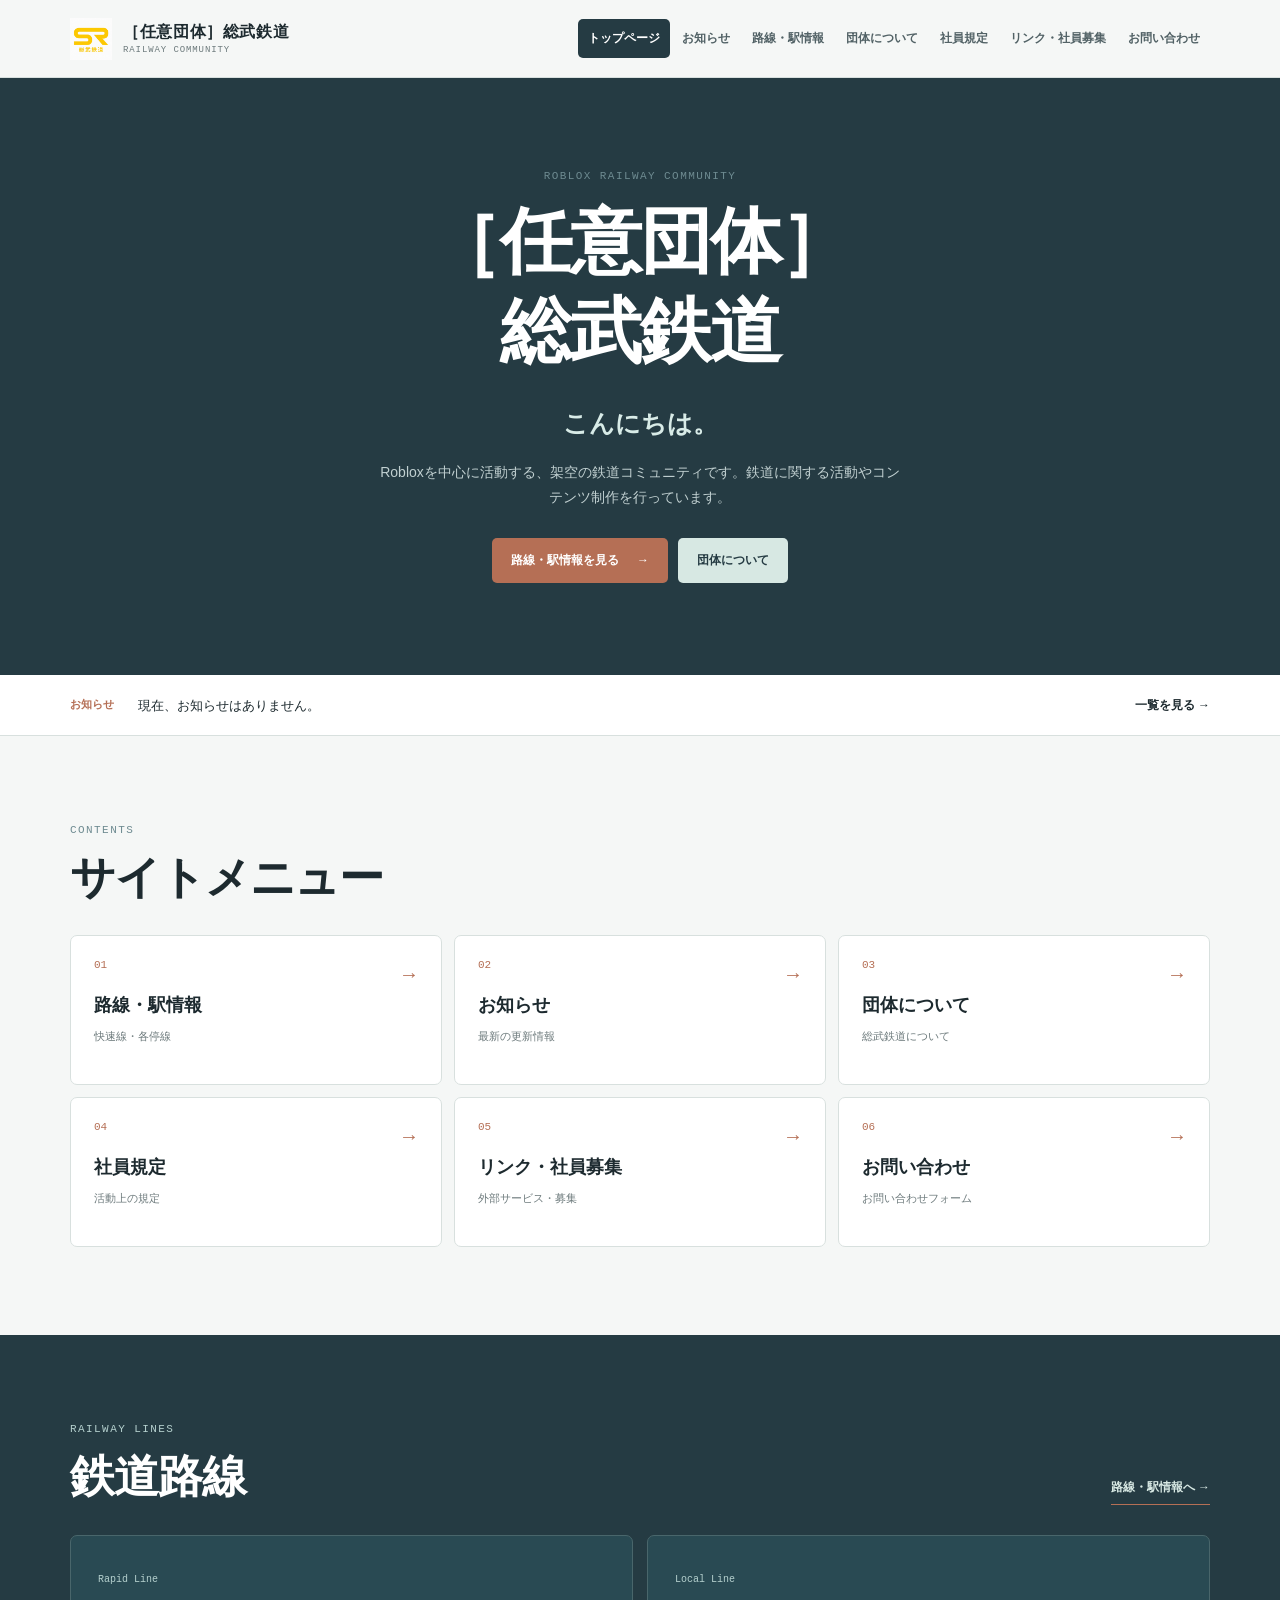
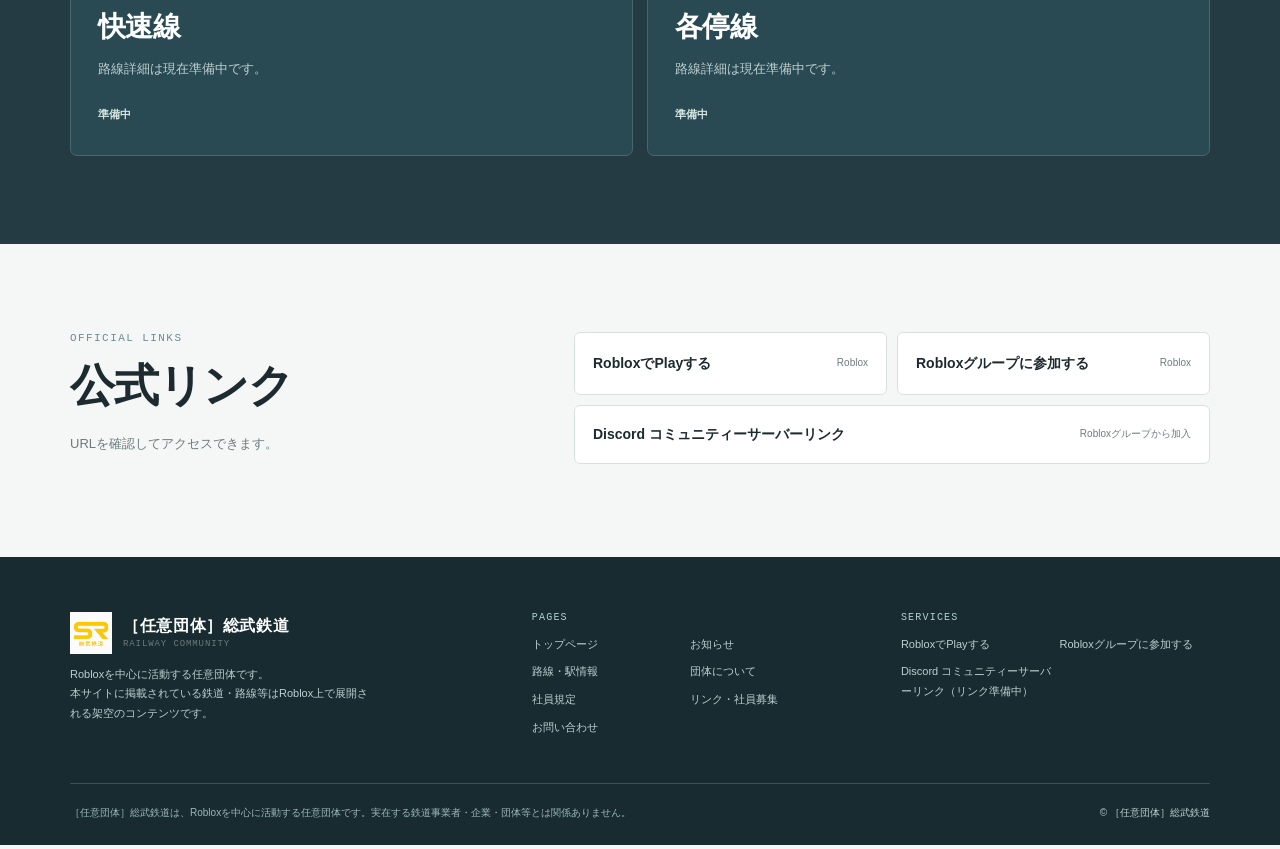
<file: website/index.html>
<!doctype html>
<html lang="ja">
<head>
<meta charset="UTF-8"><meta name="viewport" content="width=device-width, initial-scale=1">
<meta name="description" content="［任意団体］総武鉄道の公式ウェブサイト。Robloxを中心に活動する架空の鉄道コミュニティです。">
<title>［任意団体］総武鉄道 | 公式ウェブサイト</title><link rel="icon" href="assets/logo/favicon.svg" type="image/svg+xml"><link rel="stylesheet" href="css/style.css"><style>.hero__content{text-align:center}.hero__lead{margin-left:auto;margin-right:auto}.actions{justify-content:center}</style>
</head>
<body data-page="home"><div id="site-header"></div>
<main>
<section class="hero"><div class="container hero__content"><p class="eyebrow">ROBLOX RAILWAY COMMUNITY</p><h1>［任意団体］<br>総武鉄道</h1><p class="hero__catch">こんにちは。</p><p class="hero__lead">Robloxを中心に活動する、架空の鉄道コミュニティです。鉄道に関する活動やコンテンツ制作を行っています。</p><div class="actions"><a class="button button--primary" href="routes.html">路線・駅情報を見る <span>→</span></a><a class="button button--light" href="about.html">団体について</a></div></div></section>
<section class="notice"><div class="container notice__inner"><strong>お知らせ</strong><span>現在、お知らせはありません。</span><a href="news.html">一覧を見る →</a></div></section>
<section class="section"><div class="container"><div class="section-heading"><div><p class="eyebrow">CONTENTS</p><h2>サイトメニュー</h2></div></div><div class="menu-grid"><a href="routes.html"><small>01</small><strong>路線・駅情報</strong><span>快速線・各停線</span><b>→</b></a><a href="news.html"><small>02</small><strong>お知らせ</strong><span>最新の更新情報</span><b>→</b></a><a href="about.html"><small>03</small><strong>団体について</strong><span>総武鉄道について</span><b>→</b></a><a href="regulations.html"><small>04</small><strong>社員規定</strong><span>活動上の規定</span><b>→</b></a><a href="recruitment.html"><small>05</small><strong>リンク・社員募集</strong><span>外部サービス・募集</span><b>→</b></a><a href="contact.html"><small>06</small><strong>お問い合わせ</strong><span>お問い合わせフォーム</span><b>→</b></a></div></div></section>
<section class="section section--dark"><div class="container"><div class="section-heading section-heading--dark"><div><p class="eyebrow eyebrow--light">RAILWAY LINES</p><h2>鉄道路線</h2></div><a class="text-link text-link--light" href="routes.html">路線・駅情報へ →</a></div><div class="line-cards"><article><span>Rapid Line</span><h3>快速線</h3><p>路線詳細は現在準備中です。</p><b>準備中</b></article><article><span>Local Line</span><h3>各停線</h3><p>路線詳細は現在準備中です。</p><b>準備中</b></article></div></div></section>
<section class="section"><div class="container service-section"><div><p class="eyebrow">OFFICIAL LINKS</p><h2>公式リンク</h2><p class="muted">URLを確認してアクセスできます。</p></div><div class="service-list service-list--triangle"><div><a href="https://www.roblox.com/ja/home" target="_blank" rel="noopener noreferrer"><strong>RobloxでPlayする</strong></a><span>Roblox</span></div><div><a href="https://www.roblox.com/share/g/477136599" target="_blank" rel="noopener noreferrer"><strong>Robloxグループに参加する</strong></a><span>Roblox</span></div><div class="service-list__discord"><strong>Discord コミュニティーサーバーリンク</strong><span>Robloxグループから加入</span></div></div></div></section>
</main><div id="site-footer"></div><script src="js/main.js"></script></body></html>
</file>
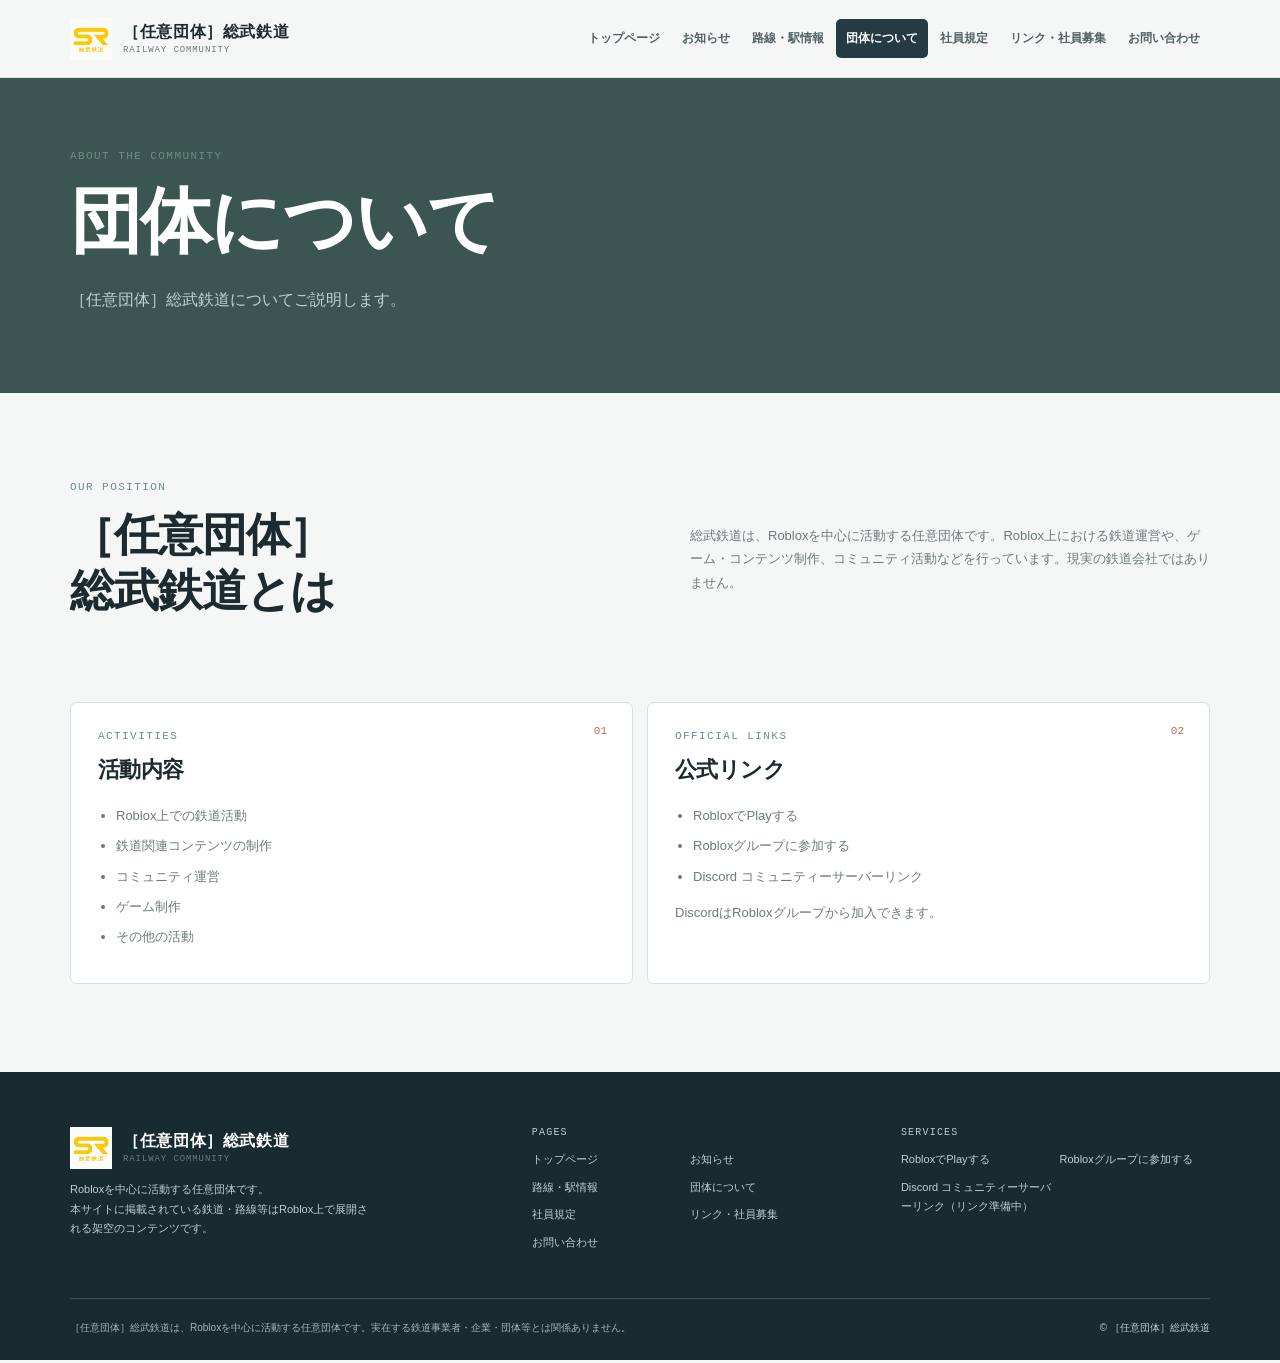
<file: website/about.html>
<!doctype html>
<html lang="ja"><head><meta charset="UTF-8"><meta name="viewport" content="width=device-width, initial-scale=1"><meta name="description" content="［任意団体］総武鉄道について。Robloxを中心に活動する任意団体です。"><title>団体について | ［任意団体］総武鉄道</title><link rel="icon" href="assets/logo/favicon.svg" type="image/svg+xml"><link rel="stylesheet" href="css/style.css"></head>
<body data-page="about"><div id="site-header"></div><main><section class="page-hero page-hero--about"><div class="container"><p class="eyebrow">ABOUT THE COMMUNITY</p><h1>団体について</h1><p>［任意団体］総武鉄道についてご説明します。</p></div></section><section class="section"><div class="container about-intro"><div><p class="eyebrow">OUR POSITION</p><h2>［任意団体］<br>総武鉄道とは</h2></div><p class="lead-copy">総武鉄道は、Robloxを中心に活動する任意団体です。Roblox上における鉄道運営や、ゲーム・コンテンツ制作、コミュニティ活動などを行っています。現実の鉄道会社ではありません。</p></div><div class="container info-grid"><article><span>01</span><p class="eyebrow">ACTIVITIES</p><h3>活動内容</h3><ul><li>Roblox上での鉄道活動</li><li>鉄道関連コンテンツの制作</li><li>コミュニティ運営</li><li>ゲーム制作</li><li>その他の活動</li></ul></article><article><span>02</span><p class="eyebrow">OFFICIAL LINKS</p><h3>公式リンク</h3><ul><li><a href="https://www.roblox.com/ja/home" target="_blank" rel="noopener noreferrer">RobloxでPlayする</a></li><li><a href="https://www.roblox.com/share/g/477136599" target="_blank" rel="noopener noreferrer">Robloxグループに参加する</a></li><li>Discord コミュニティーサーバーリンク</li></ul><p class="muted">DiscordはRobloxグループから加入できます。</p></article></div></section></main><div id="site-footer"></div><script src="js/main.js"></script></body></html>
</file>
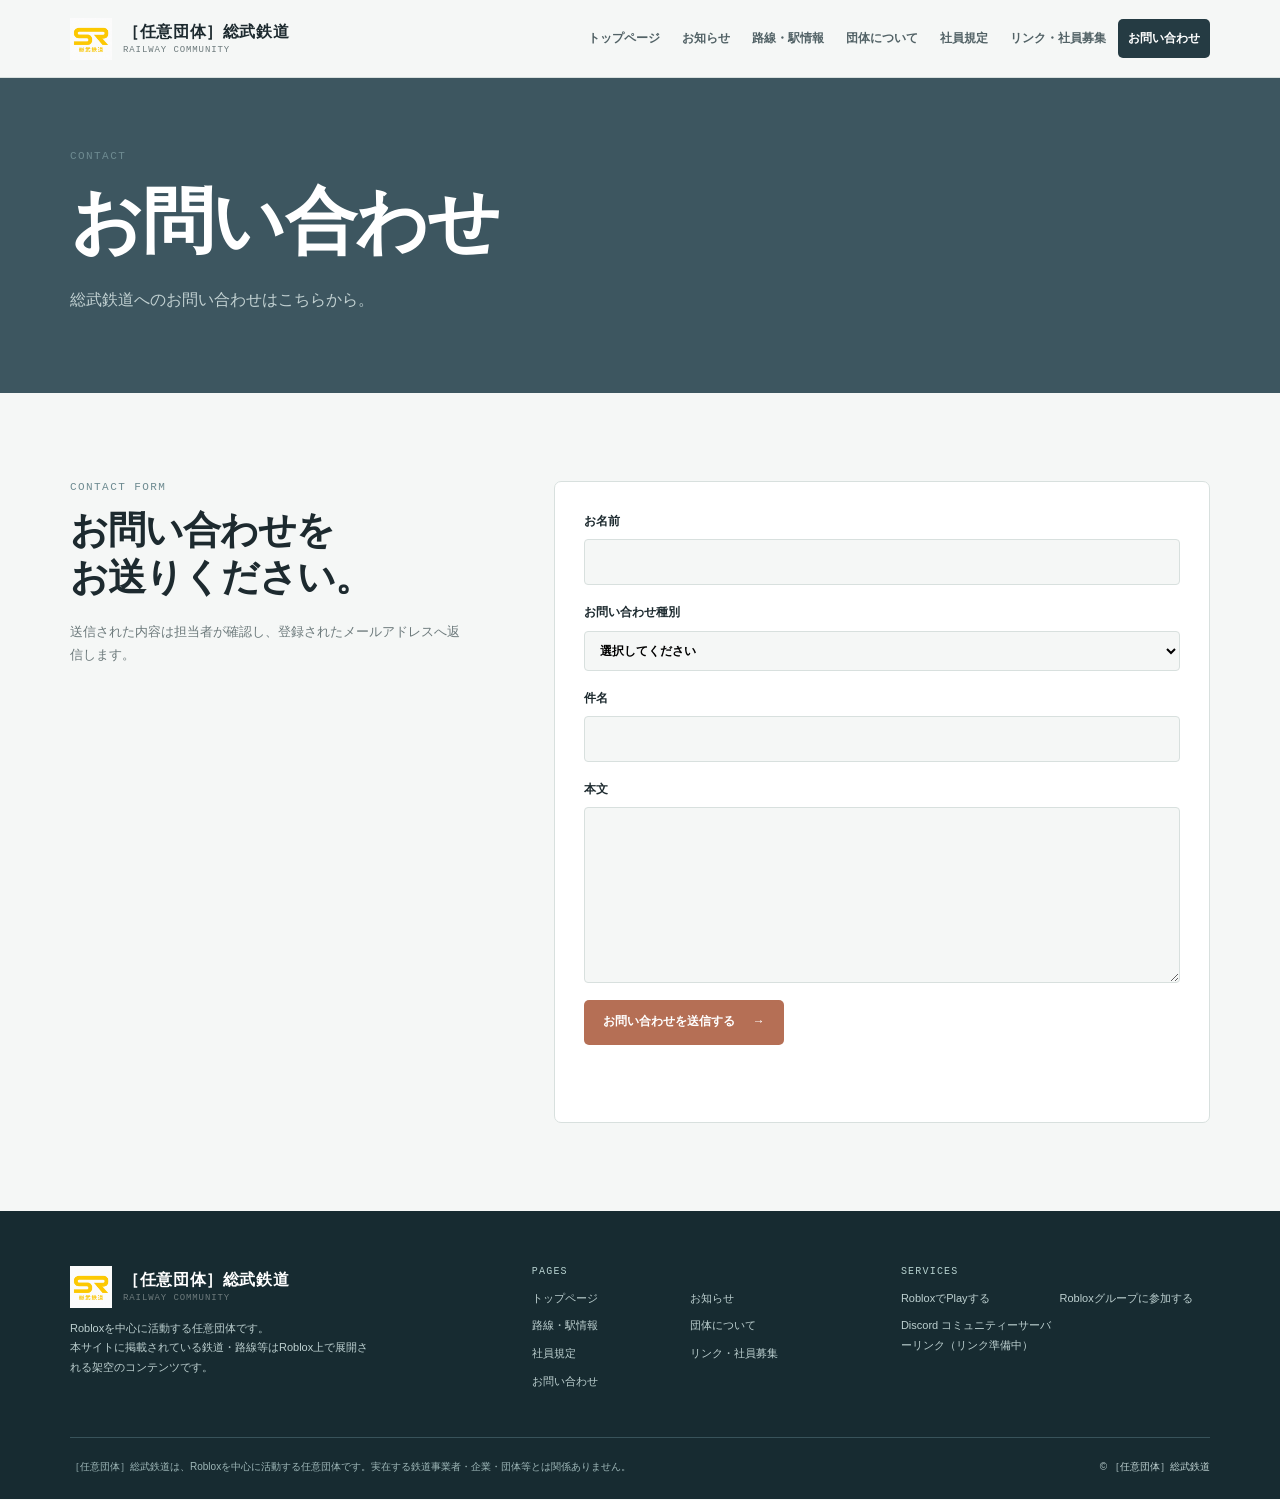
<file: website/contact.html>
<!doctype html>
<html lang="ja"><head><meta charset="UTF-8"><meta name="viewport" content="width=device-width, initial-scale=1"><meta name="description" content="［任意団体］総武鉄道へのお問い合わせフォームです。"><title>お問い合わせ | ［任意団体］総武鉄道</title><link rel="icon" href="assets/logo/favicon.svg" type="image/svg+xml"><link rel="stylesheet" href="css/style.css"></head>
<body data-page="contact"><div id="site-header"></div><main><section class="page-hero page-hero--contact"><div class="container"><p class="eyebrow">CONTACT</p><h1>お問い合わせ</h1><p>総武鉄道へのお問い合わせはこちらから。</p></div></section><section class="section"><div class="container contact-layout"><div><p class="eyebrow">CONTACT FORM</p><h2>お問い合わせを<br>お送りください。</h2><p class="muted">送信された内容は担当者が確認し、登録されたメールアドレスへ返信します。</p></div><form class="contact-form" data-contact-form action="https://formsubmit.co/inbanihonidai777@outlook.com" method="POST"><input type="hidden" name="_subject" value="総武鉄道 お問い合わせ"><input type="hidden" name="_captcha" value="false"><input type="hidden" name="_template" value="table"><input type="hidden" name="_next" value="https://soubu-git.github.io/Soubu/contact.html"><label>お名前<input name="name" type="text" required></label><label>お問い合わせ種別<select name="category" required><option value="">選択してください</option><option>一般問い合わせ</option><option>鉄道について</option><option>不具合報告</option><option>社員規定について</option><option>社員募集について</option><option>その他</option></select></label><label>件名<input name="subject" type="text" required></label><label>本文<textarea name="message" rows="7" required></textarea></label><button class="button button--primary" type="submit">お問い合わせを送信する <span>→</span></button><p class="form-status" data-form-status aria-live="polite"></p></form></div></section></main><div id="site-footer"></div><script src="js/main.js"></script></body></html>
</file>
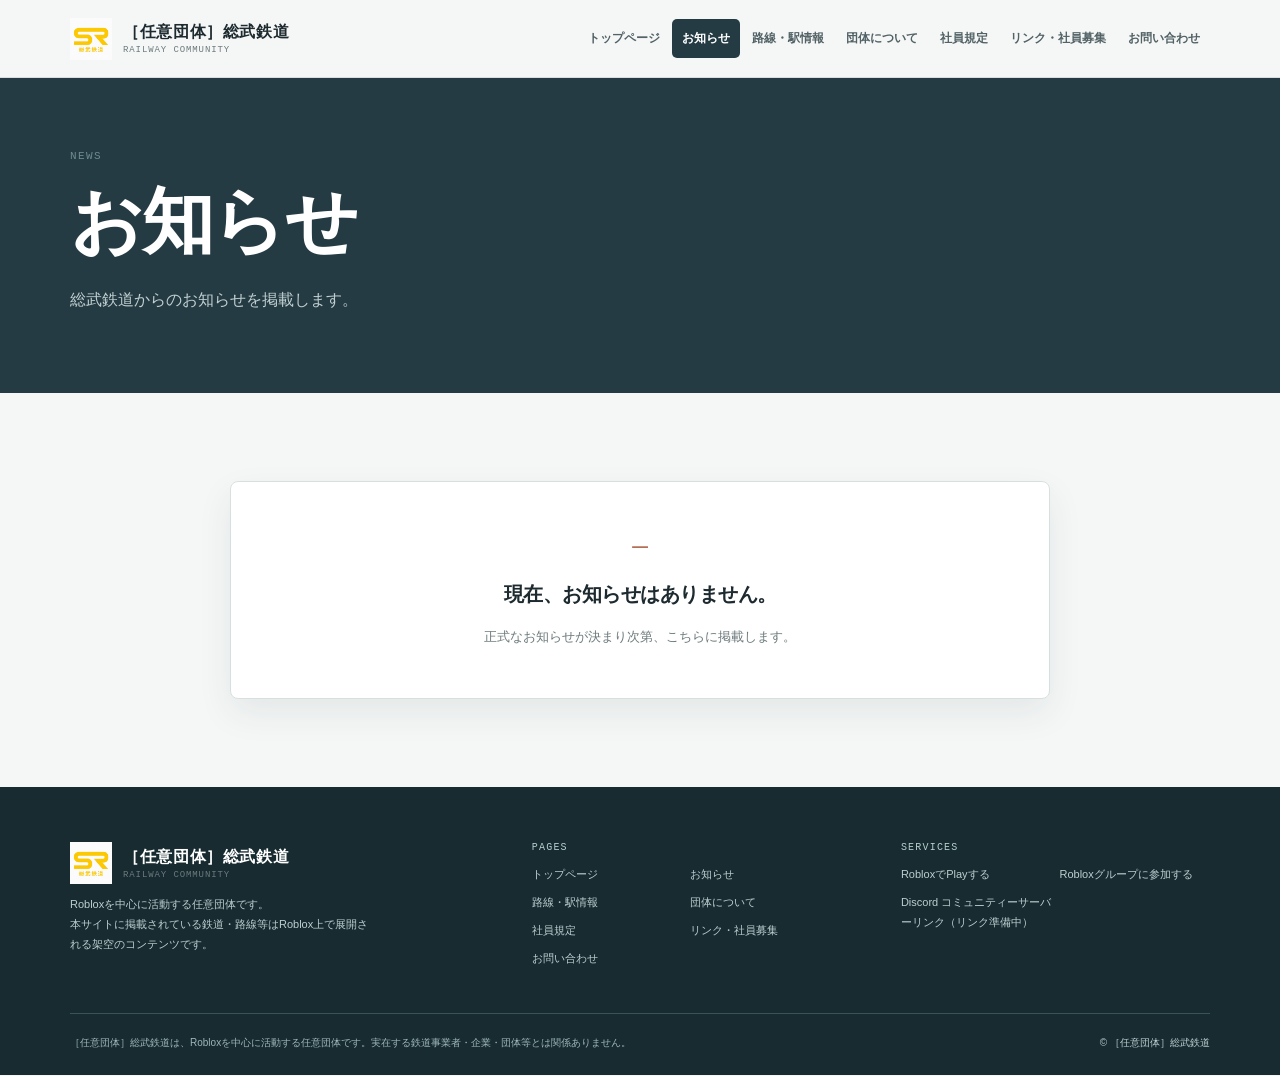
<file: website/news.html>
<!doctype html>
<html lang="ja"><head><meta charset="UTF-8"><meta name="viewport" content="width=device-width, initial-scale=1"><meta name="description" content="［任意団体］総武鉄道のお知らせです。"><title>お知らせ | ［任意団体］総武鉄道</title><link rel="icon" href="assets/logo/favicon.svg" type="image/svg+xml"><link rel="stylesheet" href="css/style.css"></head>
<body data-page="news"><div id="site-header"></div><main><section class="page-hero"><div class="container"><p class="eyebrow">NEWS</p><h1>お知らせ</h1><p>総武鉄道からのお知らせを掲載します。</p></div></section><section class="section"><div class="container narrow"><div class="empty-state"><span class="empty-state__mark">—</span><h2>現在、お知らせはありません。</h2><p>正式なお知らせが決まり次第、こちらに掲載します。</p></div></div></section></main><div id="site-footer"></div><script src="js/main.js"></script></body></html>
</file>
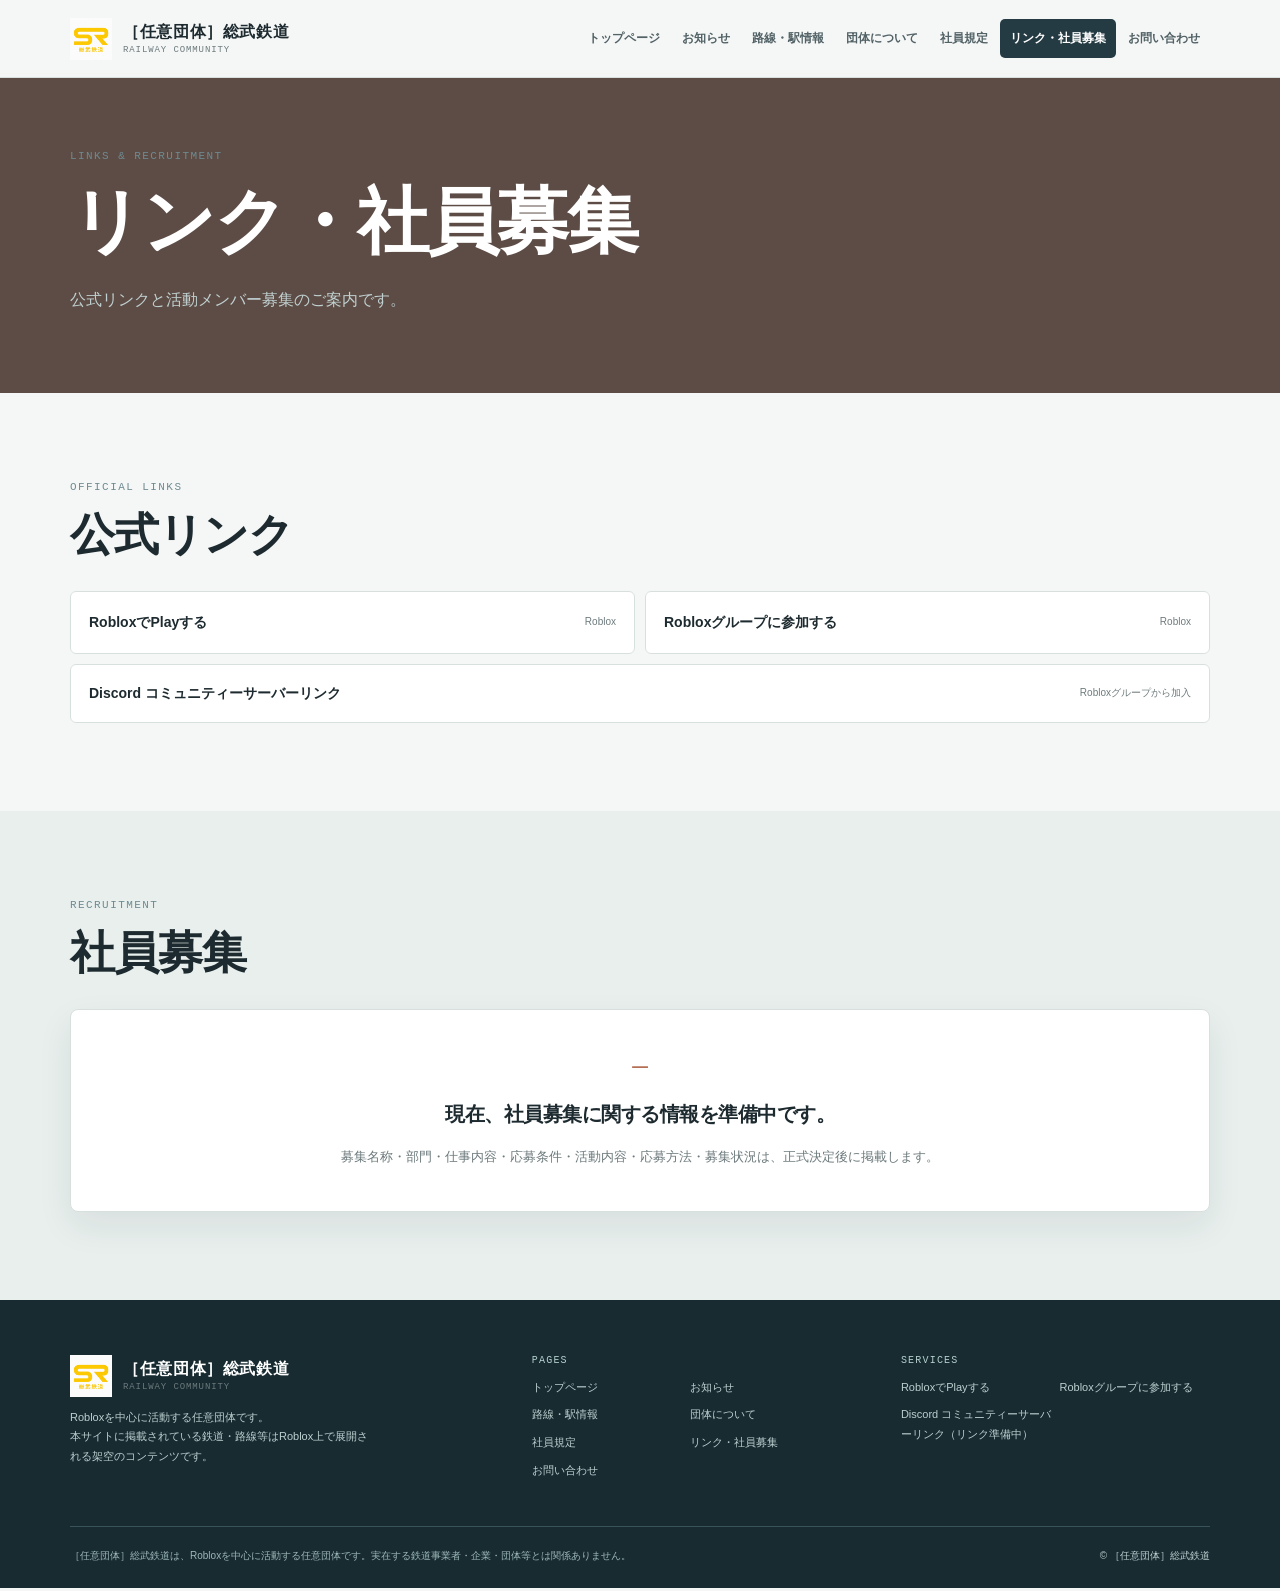
<file: website/recruitment.html>
<!doctype html>
<html lang="ja"><head><meta charset="UTF-8"><meta name="viewport" content="width=device-width, initial-scale=1"><meta name="description" content="［任意団体］総武鉄道の外部サービスと社員募集についてご案内します。"><title>リンク・社員募集 | ［任意団体］総武鉄道</title><link rel="icon" href="assets/logo/favicon.svg" type="image/svg+xml"><link rel="stylesheet" href="css/style.css"></head>
<body data-page="recruitment"><div id="site-header"></div><main><section class="page-hero page-hero--recruit"><div class="container"><p class="eyebrow">LINKS & RECRUITMENT</p><h1>リンク・社員募集</h1><p>公式リンクと活動メンバー募集のご案内です。</p></div></section><section class="section"><div class="container"><div class="section-heading"><div><p class="eyebrow">OFFICIAL LINKS</p><h2>公式リンク</h2></div></div><div class="service-list service-list--cards service-list--triangle"><div><a href="https://www.roblox.com/ja/home" target="_blank" rel="noopener noreferrer"><strong>RobloxでPlayする</strong></a><span>Roblox</span></div><div><a href="https://www.roblox.com/share/g/477136599" target="_blank" rel="noopener noreferrer"><strong>Robloxグループに参加する</strong></a><span>Roblox</span></div><div class="service-list__discord"><strong>Discord コミュニティーサーバーリンク</strong><span>Robloxグループから加入</span></div></div></div></section><section class="section section--soft"><div class="container"><div class="section-heading"><div><p class="eyebrow">RECRUITMENT</p><h2>社員募集</h2></div></div><div class="empty-state empty-state--small"><span class="empty-state__mark">—</span><h2>現在、社員募集に関する情報を準備中です。</h2><p>募集名称・部門・仕事内容・応募条件・活動内容・応募方法・募集状況は、正式決定後に掲載します。</p></div></div></section></main><div id="site-footer"></div><script src="js/main.js"></script></body></html>
</file>
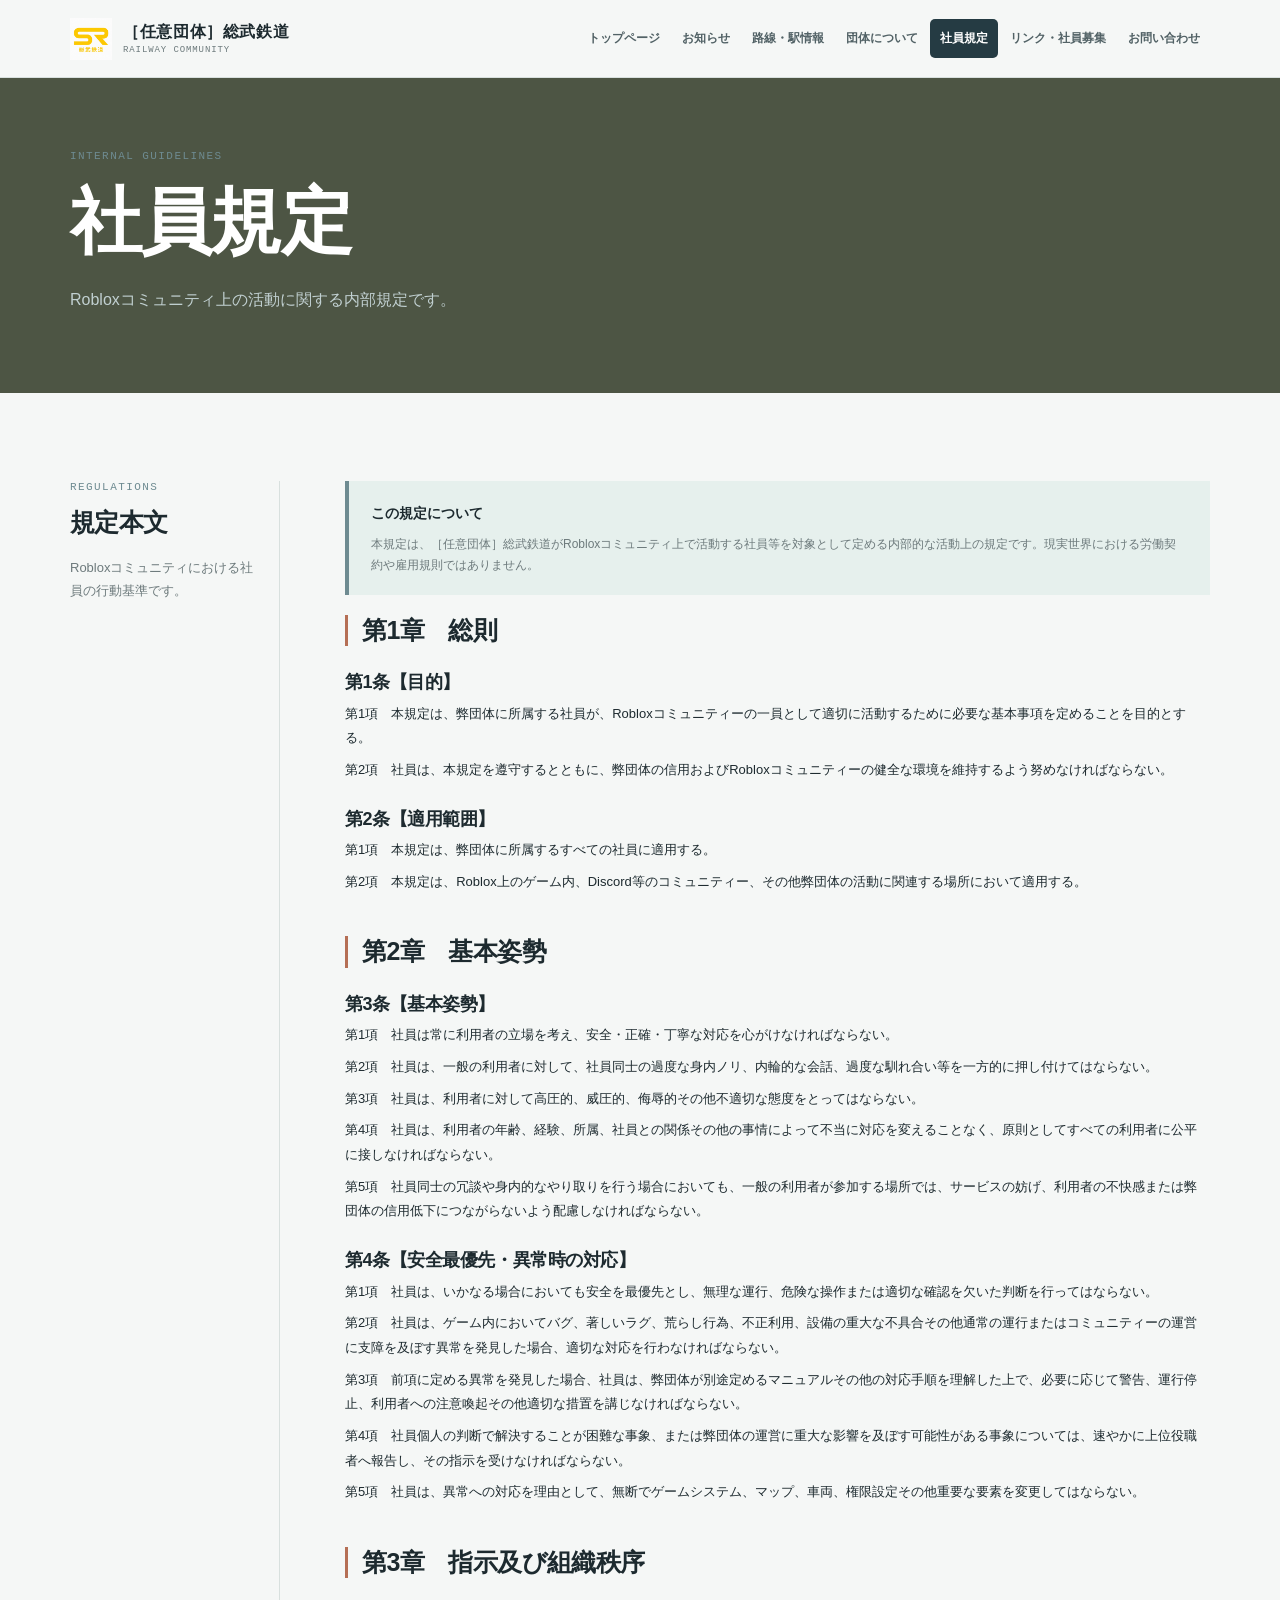
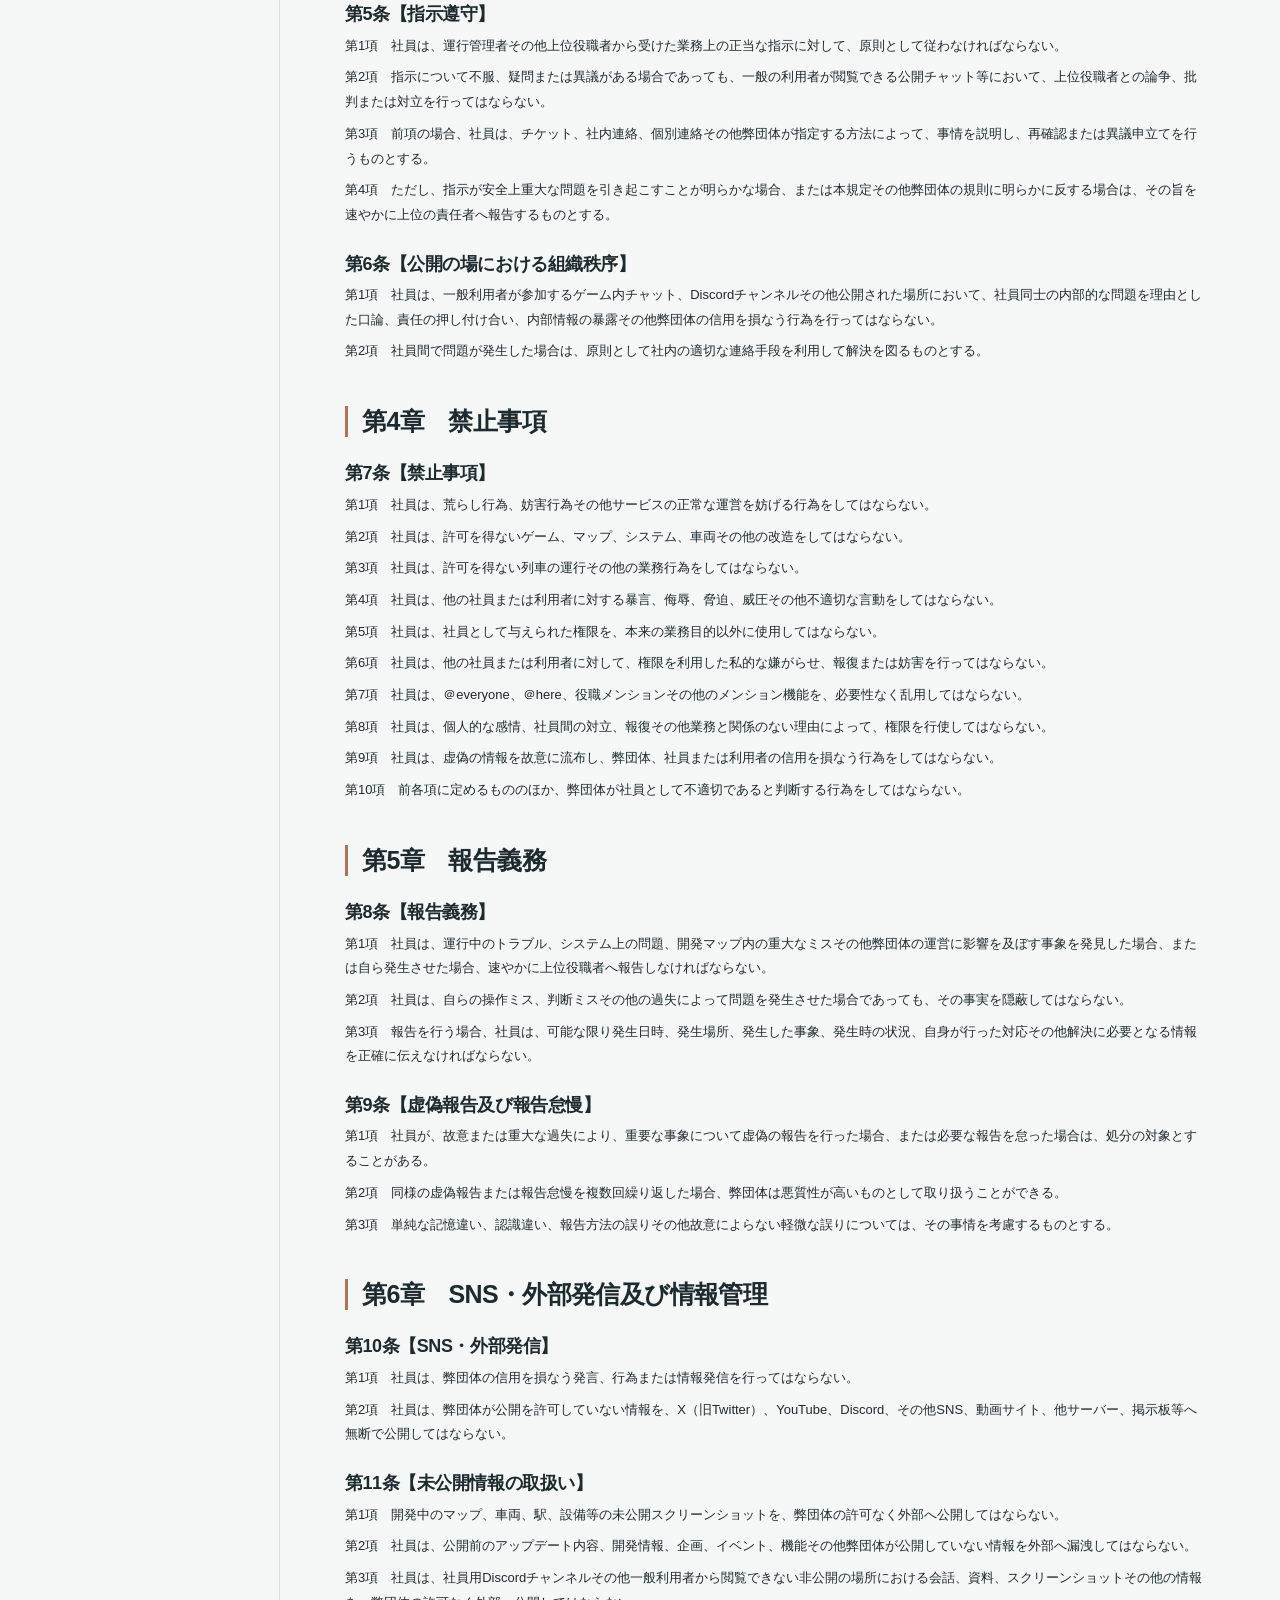
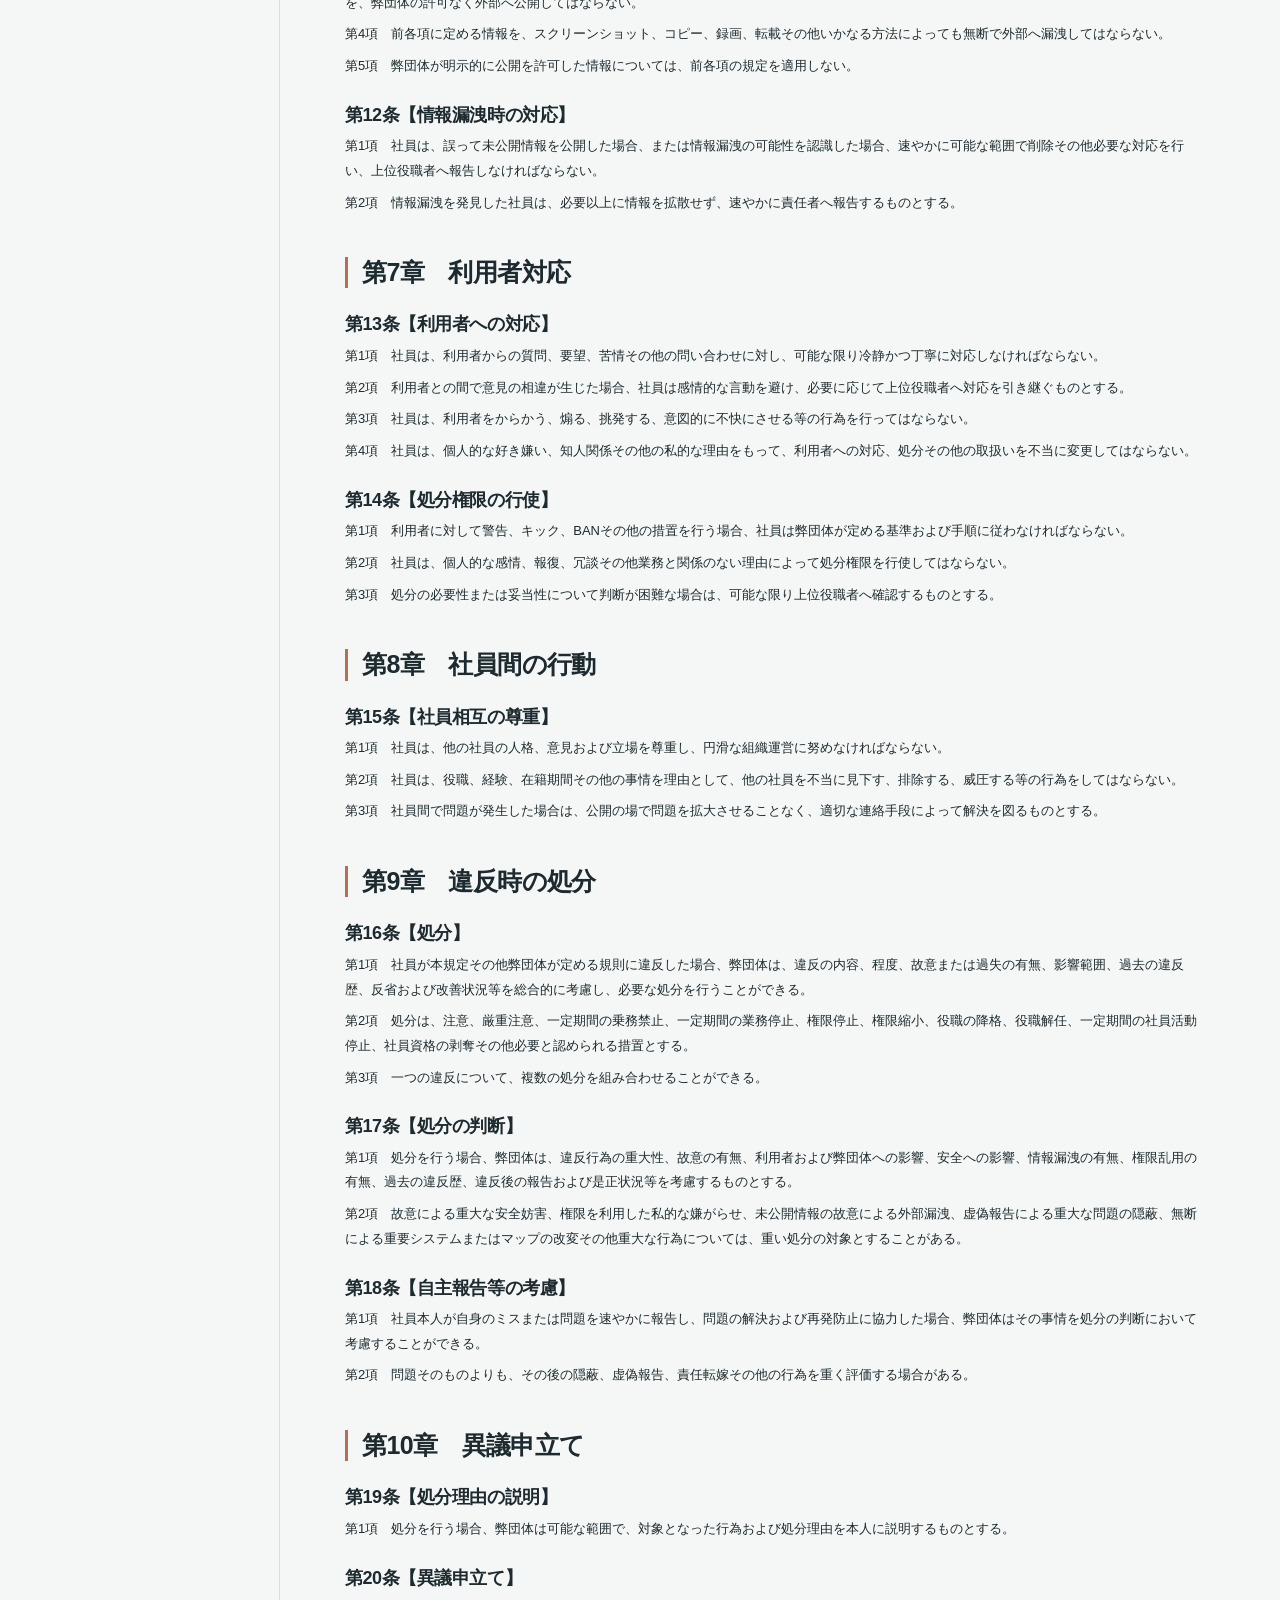
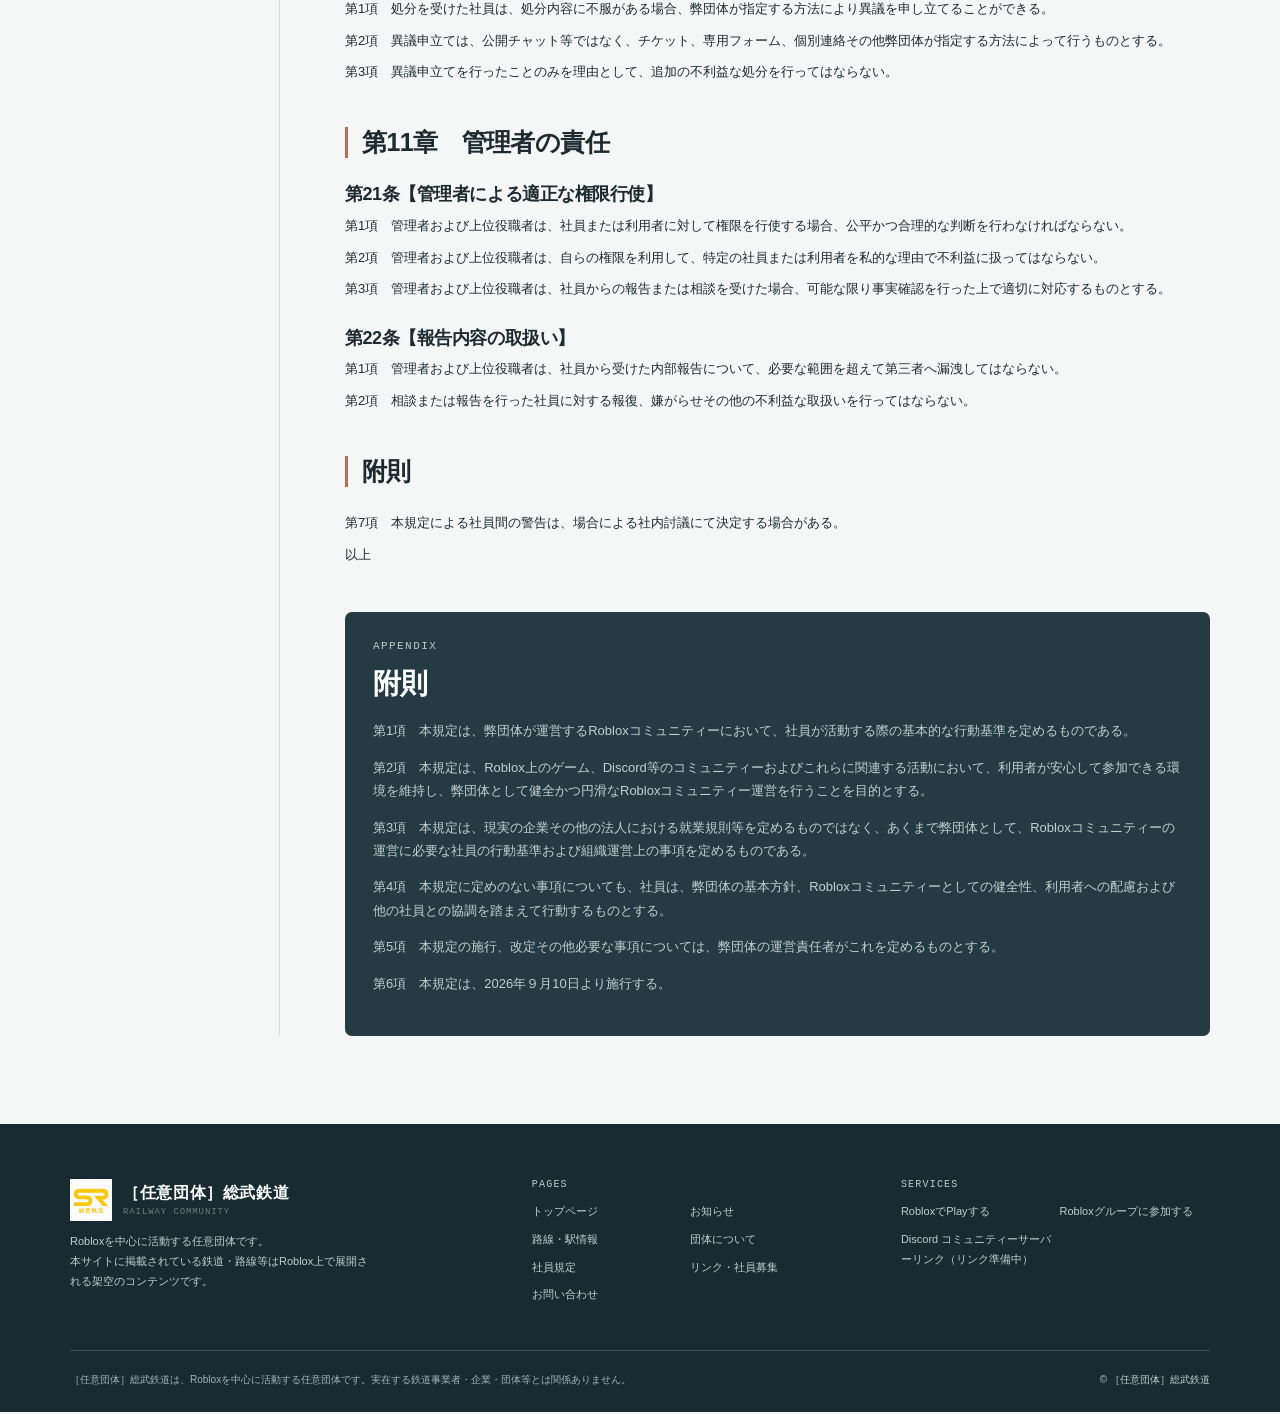
<file: website/regulations.html>
<!doctype html>
<html lang="ja"><head><meta charset="UTF-8"><meta name="viewport" content="width=device-width, initial-scale=1"><meta name="description" content="［任意団体］総武鉄道の社員規定。Robloxコミュニティ上の活動に関する内部規定です。"><title>社員規定 | ［任意団体］総武鉄道</title><link rel="icon" href="assets/logo/favicon.svg" type="image/svg+xml"><link rel="stylesheet" href="css/style.css"></head>
<body data-page="regulations"><div id="site-header"></div><main><section class="page-hero page-hero--reg"><div class="container"><p class="eyebrow">INTERNAL GUIDELINES</p><h1>社員規定</h1><p>Robloxコミュニティ上の活動に関する内部規定です。</p></div></section><section class="section"><div class="container regulation-layout"><aside><p class="eyebrow">REGULATIONS</p><h2>規定本文</h2><p class="muted">Robloxコミュニティにおける社員の行動基準です。</p></aside><div><div class="regulation-notice"><strong>この規定について</strong><p>本規定は、［任意団体］総武鉄道がRobloxコミュニティ上で活動する社員等を対象として定める内部的な活動上の規定です。現実世界における労働契約や雇用規則ではありません。</p></div><div class="article-list" data-regulations><section class="regulation-chapter"><h2>第1章　総則</h2><h3>第1条【目的】</h3><p>第1項　本規定は、弊団体に所属する社員が、Robloxコミュニティーの一員として適切に活動するために必要な基本事項を定めることを目的とする。</p><p>第2項　社員は、本規定を遵守するとともに、弊団体の信用およびRobloxコミュニティーの健全な環境を維持するよう努めなければならない。</p><h3>第2条【適用範囲】</h3><p>第1項　本規定は、弊団体に所属するすべての社員に適用する。</p><p>第2項　本規定は、Roblox上のゲーム内、Discord等のコミュニティー、その他弊団体の活動に関連する場所において適用する。</p></section><section class="regulation-chapter"><h2>第2章　基本姿勢</h2><h3>第3条【基本姿勢】</h3><p>第1項　社員は常に利用者の立場を考え、安全・正確・丁寧な対応を心がけなければならない。</p><p>第2項　社員は、一般の利用者に対して、社員同士の過度な身内ノリ、内輪的な会話、過度な馴れ合い等を一方的に押し付けてはならない。</p><p>第3項　社員は、利用者に対して高圧的、威圧的、侮辱的その他不適切な態度をとってはならない。</p><p>第4項　社員は、利用者の年齢、経験、所属、社員との関係その他の事情によって不当に対応を変えることなく、原則としてすべての利用者に公平に接しなければならない。</p><p>第5項　社員同士の冗談や身内的なやり取りを行う場合においても、一般の利用者が参加する場所では、サービスの妨げ、利用者の不快感または弊団体の信用低下につながらないよう配慮しなければならない。</p><h3>第4条【安全最優先・異常時の対応】</h3><p>第1項　社員は、いかなる場合においても安全を最優先とし、無理な運行、危険な操作または適切な確認を欠いた判断を行ってはならない。</p><p>第2項　社員は、ゲーム内においてバグ、著しいラグ、荒らし行為、不正利用、設備の重大な不具合その他通常の運行またはコミュニティーの運営に支障を及ぼす異常を発見した場合、適切な対応を行わなければならない。</p><p>第3項　前項に定める異常を発見した場合、社員は、弊団体が別途定めるマニュアルその他の対応手順を理解した上で、必要に応じて警告、運行停止、利用者への注意喚起その他適切な措置を講じなければならない。</p><p>第4項　社員個人の判断で解決することが困難な事象、または弊団体の運営に重大な影響を及ぼす可能性がある事象については、速やかに上位役職者へ報告し、その指示を受けなければならない。</p><p>第5項　社員は、異常への対応を理由として、無断でゲームシステム、マップ、車両、権限設定その他重要な要素を変更してはならない。</p></section><section class="regulation-chapter"><h2>第3章　指示及び組織秩序</h2><h3>第5条【指示遵守】</h3><p>第1項　社員は、運行管理者その他上位役職者から受けた業務上の正当な指示に対して、原則として従わなければならない。</p><p>第2項　指示について不服、疑問または異議がある場合であっても、一般の利用者が閲覧できる公開チャット等において、上位役職者との論争、批判または対立を行ってはならない。</p><p>第3項　前項の場合、社員は、チケット、社内連絡、個別連絡その他弊団体が指定する方法によって、事情を説明し、再確認または異議申立てを行うものとする。</p><p>第4項　ただし、指示が安全上重大な問題を引き起こすことが明らかな場合、または本規定その他弊団体の規則に明らかに反する場合は、その旨を速やかに上位の責任者へ報告するものとする。</p><h3>第6条【公開の場における組織秩序】</h3><p>第1項　社員は、一般利用者が参加するゲーム内チャット、Discordチャンネルその他公開された場所において、社員同士の内部的な問題を理由とした口論、責任の押し付け合い、内部情報の暴露その他弊団体の信用を損なう行為を行ってはならない。</p><p>第2項　社員間で問題が発生した場合は、原則として社内の適切な連絡手段を利用して解決を図るものとする。</p></section><section class="regulation-chapter"><h2>第4章　禁止事項</h2><h3>第7条【禁止事項】</h3><p>第1項　社員は、荒らし行為、妨害行為その他サービスの正常な運営を妨げる行為をしてはならない。</p><p>第2項　社員は、許可を得ないゲーム、マップ、システム、車両その他の改造をしてはならない。</p><p>第3項　社員は、許可を得ない列車の運行その他の業務行為をしてはならない。</p><p>第4項　社員は、他の社員または利用者に対する暴言、侮辱、脅迫、威圧その他不適切な言動をしてはならない。</p><p>第5項　社員は、社員として与えられた権限を、本来の業務目的以外に使用してはならない。</p><p>第6項　社員は、他の社員または利用者に対して、権限を利用した私的な嫌がらせ、報復または妨害を行ってはならない。</p><p>第7項　社員は、＠everyone、＠here、役職メンションその他のメンション機能を、必要性なく乱用してはならない。</p><p>第8項　社員は、個人的な感情、社員間の対立、報復その他業務と関係のない理由によって、権限を行使してはならない。</p><p>第9項　社員は、虚偽の情報を故意に流布し、弊団体、社員または利用者の信用を損なう行為をしてはならない。</p><p>第10項　前各項に定めるもののほか、弊団体が社員として不適切であると判断する行為をしてはならない。</p></section><section class="regulation-chapter"><h2>第5章　報告義務</h2><h3>第8条【報告義務】</h3><p>第1項　社員は、運行中のトラブル、システム上の問題、開発マップ内の重大なミスその他弊団体の運営に影響を及ぼす事象を発見した場合、または自ら発生させた場合、速やかに上位役職者へ報告しなければならない。</p><p>第2項　社員は、自らの操作ミス、判断ミスその他の過失によって問題を発生させた場合であっても、その事実を隠蔽してはならない。</p><p>第3項　報告を行う場合、社員は、可能な限り発生日時、発生場所、発生した事象、発生時の状況、自身が行った対応その他解決に必要となる情報を正確に伝えなければならない。</p><h3>第9条【虚偽報告及び報告怠慢】</h3><p>第1項　社員が、故意または重大な過失により、重要な事象について虚偽の報告を行った場合、または必要な報告を怠った場合は、処分の対象とすることがある。</p><p>第2項　同様の虚偽報告または報告怠慢を複数回繰り返した場合、弊団体は悪質性が高いものとして取り扱うことができる。</p><p>第3項　単純な記憶違い、認識違い、報告方法の誤りその他故意によらない軽微な誤りについては、その事情を考慮するものとする。</p></section><section class="regulation-chapter"><h2>第6章　SNS・外部発信及び情報管理</h2><h3>第10条【SNS・外部発信】</h3><p>第1項　社員は、弊団体の信用を損なう発言、行為または情報発信を行ってはならない。</p><p>第2項　社員は、弊団体が公開を許可していない情報を、X（旧Twitter）、YouTube、Discord、その他SNS、動画サイト、他サーバー、掲示板等へ無断で公開してはならない。</p><h3>第11条【未公開情報の取扱い】</h3><p>第1項　開発中のマップ、車両、駅、設備等の未公開スクリーンショットを、弊団体の許可なく外部へ公開してはならない。</p><p>第2項　社員は、公開前のアップデート内容、開発情報、企画、イベント、機能その他弊団体が公開していない情報を外部へ漏洩してはならない。</p><p>第3項　社員は、社員用Discordチャンネルその他一般利用者から閲覧できない非公開の場所における会話、資料、スクリーンショットその他の情報を、弊団体の許可なく外部へ公開してはならない。</p><p>第4項　前各項に定める情報を、スクリーンショット、コピー、録画、転載その他いかなる方法によっても無断で外部へ漏洩してはならない。</p><p>第5項　弊団体が明示的に公開を許可した情報については、前各項の規定を適用しない。</p><h3>第12条【情報漏洩時の対応】</h3><p>第1項　社員は、誤って未公開情報を公開した場合、または情報漏洩の可能性を認識した場合、速やかに可能な範囲で削除その他必要な対応を行い、上位役職者へ報告しなければならない。</p><p>第2項　情報漏洩を発見した社員は、必要以上に情報を拡散せず、速やかに責任者へ報告するものとする。</p></section><section class="regulation-chapter"><h2>第7章　利用者対応</h2><h3>第13条【利用者への対応】</h3><p>第1項　社員は、利用者からの質問、要望、苦情その他の問い合わせに対し、可能な限り冷静かつ丁寧に対応しなければならない。</p><p>第2項　利用者との間で意見の相違が生じた場合、社員は感情的な言動を避け、必要に応じて上位役職者へ対応を引き継ぐものとする。</p><p>第3項　社員は、利用者をからかう、煽る、挑発する、意図的に不快にさせる等の行為を行ってはならない。</p><p>第4項　社員は、個人的な好き嫌い、知人関係その他の私的な理由をもって、利用者への対応、処分その他の取扱いを不当に変更してはならない。</p><h3>第14条【処分権限の行使】</h3><p>第1項　利用者に対して警告、キック、BANその他の措置を行う場合、社員は弊団体が定める基準および手順に従わなければならない。</p><p>第2項　社員は、個人的な感情、報復、冗談その他業務と関係のない理由によって処分権限を行使してはならない。</p><p>第3項　処分の必要性または妥当性について判断が困難な場合は、可能な限り上位役職者へ確認するものとする。</p></section><section class="regulation-chapter"><h2>第8章　社員間の行動</h2><h3>第15条【社員相互の尊重】</h3><p>第1項　社員は、他の社員の人格、意見および立場を尊重し、円滑な組織運営に努めなければならない。</p><p>第2項　社員は、役職、経験、在籍期間その他の事情を理由として、他の社員を不当に見下す、排除する、威圧する等の行為をしてはならない。</p><p>第3項　社員間で問題が発生した場合は、公開の場で問題を拡大させることなく、適切な連絡手段によって解決を図るものとする。</p></section><section class="regulation-chapter"><h2>第9章　違反時の処分</h2><h3>第16条【処分】</h3><p>第1項　社員が本規定その他弊団体が定める規則に違反した場合、弊団体は、違反の内容、程度、故意または過失の有無、影響範囲、過去の違反歴、反省および改善状況等を総合的に考慮し、必要な処分を行うことができる。</p><p>第2項　処分は、注意、厳重注意、一定期間の乗務禁止、一定期間の業務停止、権限停止、権限縮小、役職の降格、役職解任、一定期間の社員活動停止、社員資格の剥奪その他必要と認められる措置とする。</p><p>第3項　一つの違反について、複数の処分を組み合わせることができる。</p><h3>第17条【処分の判断】</h3><p>第1項　処分を行う場合、弊団体は、違反行為の重大性、故意の有無、利用者および弊団体への影響、安全への影響、情報漏洩の有無、権限乱用の有無、過去の違反歴、違反後の報告および是正状況等を考慮するものとする。</p><p>第2項　故意による重大な安全妨害、権限を利用した私的な嫌がらせ、未公開情報の故意による外部漏洩、虚偽報告による重大な問題の隠蔽、無断による重要システムまたはマップの改変その他重大な行為については、重い処分の対象とすることがある。</p><h3>第18条【自主報告等の考慮】</h3><p>第1項　社員本人が自身のミスまたは問題を速やかに報告し、問題の解決および再発防止に協力した場合、弊団体はその事情を処分の判断において考慮することができる。</p><p>第2項　問題そのものよりも、その後の隠蔽、虚偽報告、責任転嫁その他の行為を重く評価する場合がある。</p></section><section class="regulation-chapter"><h2>第10章　異議申立て</h2><h3>第19条【処分理由の説明】</h3><p>第1項　処分を行う場合、弊団体は可能な範囲で、対象となった行為および処分理由を本人に説明するものとする。</p><h3>第20条【異議申立て】</h3><p>第1項　処分を受けた社員は、処分内容に不服がある場合、弊団体が指定する方法により異議を申し立てることができる。</p><p>第2項　異議申立ては、公開チャット等ではなく、チケット、専用フォーム、個別連絡その他弊団体が指定する方法によって行うものとする。</p><p>第3項　異議申立てを行ったことのみを理由として、追加の不利益な処分を行ってはならない。</p></section><section class="regulation-chapter"><h2>第11章　管理者の責任</h2><h3>第21条【管理者による適正な権限行使】</h3><p>第1項　管理者および上位役職者は、社員または利用者に対して権限を行使する場合、公平かつ合理的な判断を行わなければならない。</p><p>第2項　管理者および上位役職者は、自らの権限を利用して、特定の社員または利用者を私的な理由で不利益に扱ってはならない。</p><p>第3項　管理者および上位役職者は、社員からの報告または相談を受けた場合、可能な限り事実確認を行った上で適切に対応するものとする。</p><h3>第22条【報告内容の取扱い】</h3><p>第1項　管理者および上位役職者は、社員から受けた内部報告について、必要な範囲を超えて第三者へ漏洩してはならない。</p><p>第2項　相談または報告を行った社員に対する報復、嫌がらせその他の不利益な取扱いを行ってはならない。</p></section></div><section class="appendix"><p class="eyebrow eyebrow--light">APPENDIX</p><h2>附則</h2><p>第1項　本規定は、弊団体が運営するRobloxコミュニティーにおいて、社員が活動する際の基本的な行動基準を定めるものである。</p><p>第2項　本規定は、Roblox上のゲーム、Discord等のコミュニティーおよびこれらに関連する活動において、利用者が安心して参加できる環境を維持し、弊団体として健全かつ円滑なRobloxコミュニティー運営を行うことを目的とする。</p><p>第3項　本規定は、現実の企業その他の法人における就業規則等を定めるものではなく、あくまで弊団体として、Robloxコミュニティーの運営に必要な社員の行動基準および組織運営上の事項を定めるものである。</p><p>第4項　本規定に定めのない事項についても、社員は、弊団体の基本方針、Robloxコミュニティーとしての健全性、利用者への配慮および他の社員との協調を踏まえて行動するものとする。</p><p>第5項　本規定の施行、改定その他必要な事項については、弊団体の運営責任者がこれを定めるものとする。</p><p>第6項　本規定は、2026年９月10日より施行する。</p></section></div></div></section></main><div id="site-footer"></div><script src="js/main.js"></script></body></html>
</file>
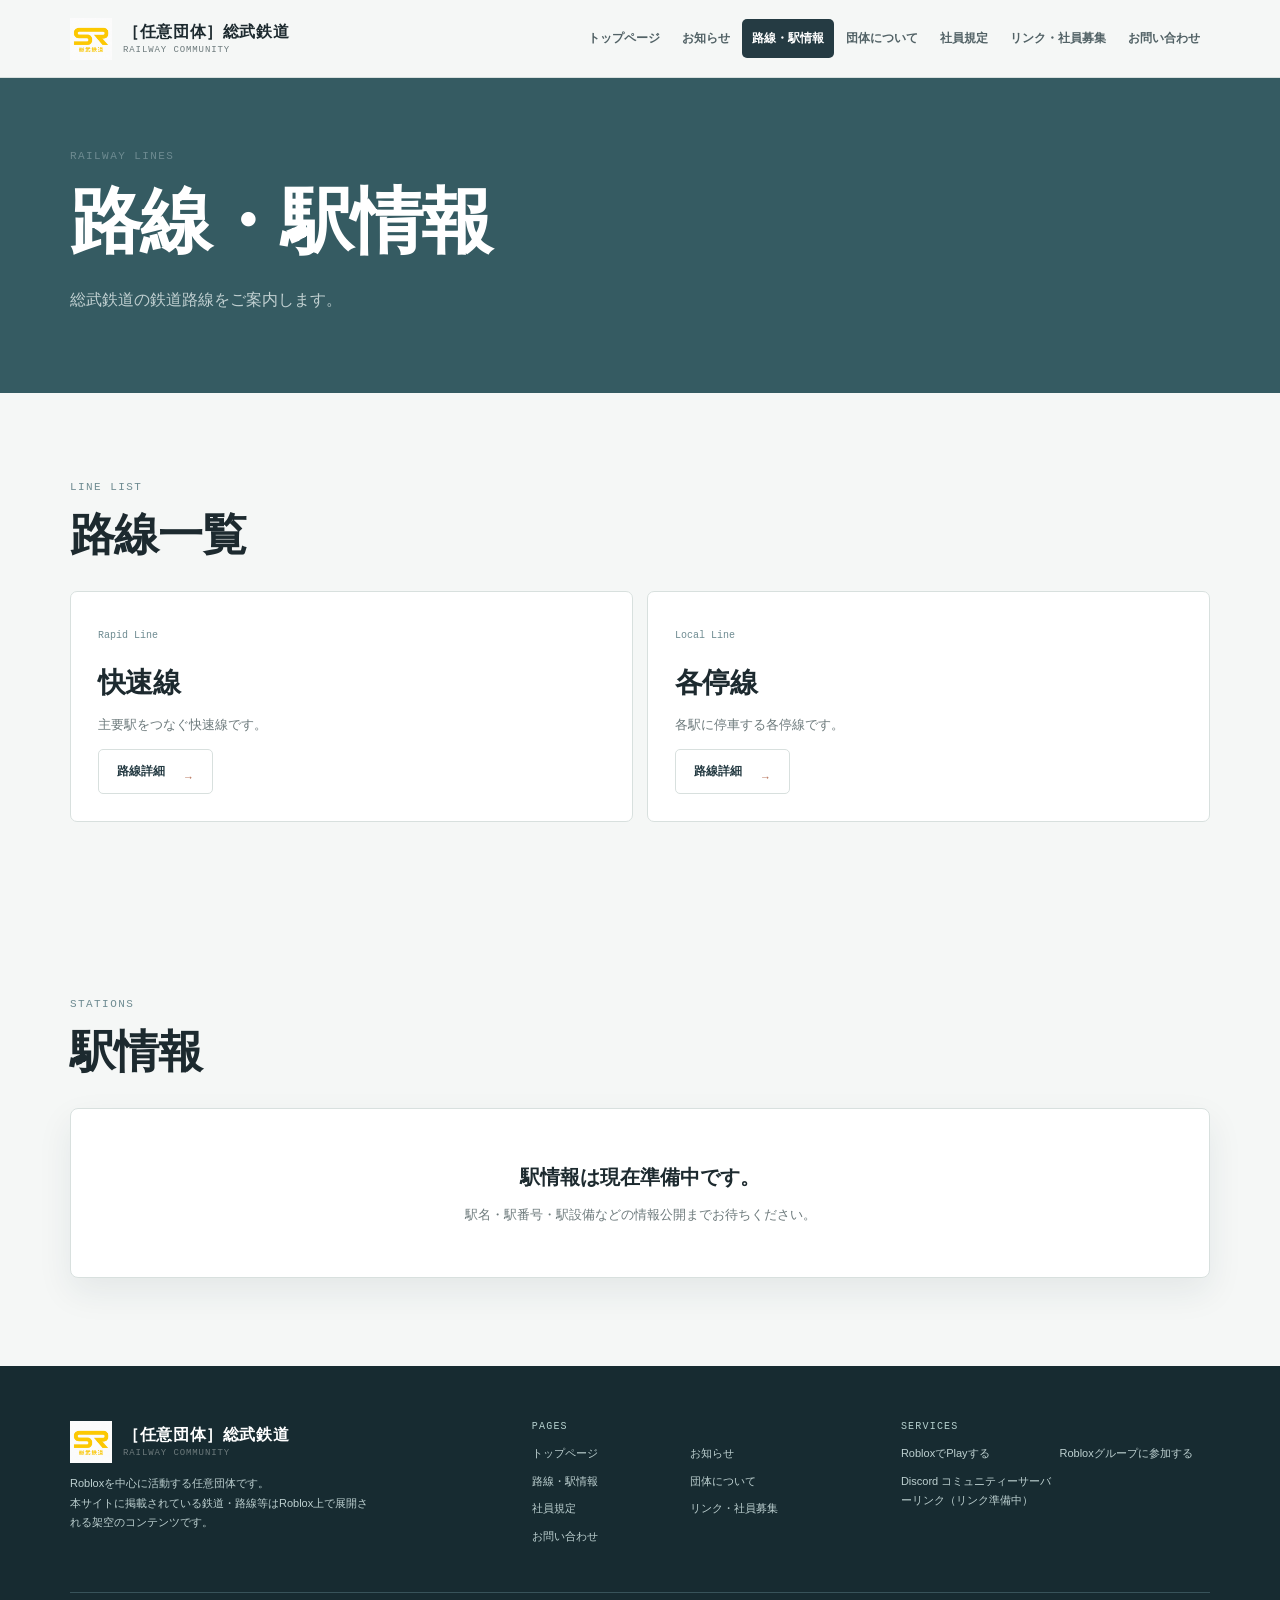
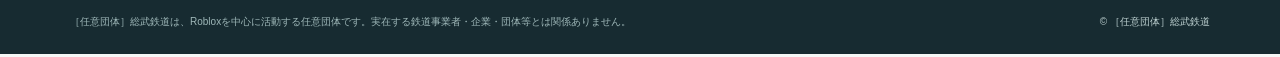
<file: website/routes.html>
<!doctype html>
<html lang="ja"><head><meta charset="UTF-8"><meta name="viewport" content="width=device-width, initial-scale=1"><meta name="description" content="［任意団体］総武鉄道の快速線・各停線をご案内します。駅情報と路線図をご覧いただけます。"><title>路線・駅情報 | ［任意団体］総武鉄道</title><link rel="icon" href="assets/logo/favicon.svg" type="image/svg+xml"><link rel="stylesheet" href="css/style.css?v=e094fb3"></head>
<body data-page="routes"><div id="site-header"></div><main><section class="page-hero page-hero--rail"><div class="container"><p class="eyebrow">RAILWAY LINES</p><h1>路線・駅情報</h1><p>総武鉄道の鉄道路線をご案内します。</p></div></section><section class="section"><div class="container"><div class="section-heading"><div><p class="eyebrow">LINE LIST</p><h2>路線一覧</h2></div></div><div class="line-cards line-cards--light"><article><span>Rapid Line</span><h3>快速線</h3><p>主要駅をつなぐ快速線です。</p><button class="button button--outline" type="button" data-toast="快速線の詳細は順次公開します。">路線詳細 <b>→</b></button></article><article><span>Local Line</span><h3>各停線</h3><p>各駅に停車する各停線です。</p><button class="button button--outline" type="button" data-toast="各停線の詳細は順次公開します。">路線詳細 <b>→</b></button></article></div></div></section><section class="section section--soft"><div class="container"><div class="section-heading"><div><p class="eyebrow">LINE MAP</p><h2>路線図</h2></div><div class="route-map__legend"><span><i class="route-map__swatch route-map__swatch--local"></i>各停線</span><span><i class="route-map__swatch route-map__swatch--rapid"></i>快速線</span></div></div><div class="route-map" aria-label="総武鉄道の縦型路線図"><div class="route-map__topline"><span>総武鉄道　広域路線図</span><small>SOUBU RAILWAY ROUTE INFORMATION</small></div><div class="route-map__viewport"><div class="route-map__rail route-map__rail--local"></div><div class="route-map__rail route-map__rail--rapid"></div><ol class="route-map__stations"><li><span class="route-map__station-code">各停 SB 01</span><strong>錦糸町</strong><small>Kinshicho</small></li><li><span class="route-map__station-code">各停 SB 02</span><strong>亀戸</strong><small>Kameido</small></li><li><span class="route-map__station-code">各停 SB 03</span><strong>平井</strong><small>Hirai</small></li><li><span class="route-map__station-code">快速 SU 02　各停 SB 04</span><strong>新小岩</strong><small>Shin-Koiwa</small></li><li><span class="route-map__station-code">各停 SB 05</span><strong>小岩</strong><small>Koiwa</small></li><li><span class="route-map__station-code">快速 SU 03　各停 SB 06</span><strong>市川</strong><small>Ichikawa</small></li><li><span class="route-map__station-code">各停 SB 07</span><strong>本八幡</strong><small>Motoyawata</small></li><li><span class="route-map__station-code">各停 SB 08</span><strong>下総中山</strong><small>Shimousa-Nakayama</small></li><li><span class="route-map__station-code">快速 SU 04　各停 SB 09</span><strong>西船橋</strong><small>Nishi-Funabashi</small></li><li><span class="route-map__station-code">快速 SU 05　各停 SB 10</span><strong>船橋</strong><small>Funabashi</small></li><li><span class="route-map__station-code">各停 SB 11</span><strong>東船橋</strong><small>Higashi-Funabashi</small></li><li><span class="route-map__station-code">各停 SB 12</span><strong>津田沼</strong><small>Tsudanuma</small></li></ol></div><p class="route-map__note">黄色は各停線、青は快速線です。</p></div></div></section><section class="section"><div class="container"><div class="section-heading"><div><p class="eyebrow">STATIONS</p><h2>駅情報</h2></div></div><div class="placeholder-panel"><strong>駅情報は現在準備中です。</strong><p>駅名・駅番号・駅設備などの情報公開までお待ちください。</p></div></div></section></main><div id="site-footer"></div><script src="js/main.js"></script></body></html>
</file>
<file: website/css/style.css>
.route-map__viewport{min-height:860px!important;padding:42px 14% 54px!important;background:#fff!important}.route-map__rail{position:absolute;top:32px;bottom:32px;width:7px;border-radius:8px;z-index:0}.route-map__rail--local{left:8%;background:#f5c928;box-shadow:0 0 0 3px rgba(245,201,40,.12)}.route-map__rail--rapid{left:92%;background:#0755ad;box-shadow:0 0 0 3px rgba(7,85,173,.12)}.route-map__stations{position:relative!important;display:grid!important;grid-template-columns:1fr!important;grid-auto-rows:minmax(62px,auto)!important;gap:16px!important;margin:0 auto!important;max-width:680px!important}.route-map__stations li{position:relative!important;display:grid!important;grid-template-columns:28% 44% 28%!important;grid-template-rows:auto!important;align-items:center!important;min-height:62px!important;padding:10px 20px!important;background:#fff!important;color:var(--color-text)!important;border:1px solid #d8e0de!important;border-radius:6px!important;box-shadow:0 7px 15px rgba(30,55,62,.08)!important;transform:none!important}.route-map__stations li::before{content:''!important;position:absolute!important;left:8%!important;width:16px!important;height:16px!important;margin:0!important;border:4px solid #f5c928!important;border-radius:50%!important;background:#fff!important;z-index:2!important;transform:translateX(-50%)!important}.route-map__stations li:nth-child(4)::before,.route-map__stations li:nth-child(6)::before,.route-map__stations li:nth-child(9)::before,.route-map__stations li:nth-child(10)::before{left:92%!important;border-color:#0755ad!important}.route-map__station-code{font:700 10px var(--font-mono)!important;color:#6d7a7c!important;letter-spacing:.03em}.route-map__stations strong{margin:0!important;font-size:20px!important;text-align:center!important}.route-map__stations small{color:#6d7a7c!important;font:500 10px var(--font-mono)!important;white-space:nowrap!important;overflow:hidden!important;text-overflow:ellipsis!important;text-align:center!important}.route-map__curve{display:none!important}.route-map__legend{flex-wrap:wrap}
@media(max-width:700px){.route-map__topline{padding:18px!important;flex-direction:column!important;gap:2px!important}.route-map__viewport{min-height:0!important;padding:28px 18px 34px!important}.route-map__curve{top:24px!important;bottom:24px!important;width:78%!important}.route-map__curve--rapid{left:4%!important}.route-map__curve--local{right:4%!important}.route-map__stations{grid-template-columns:repeat(2,minmax(0,1fr))!important;grid-auto-rows:minmax(115px,auto)!important;gap:12px!important}.route-map__stations li:nth-child(3n+2),.route-map__stations li:nth-child(3n){transform:none!important}.route-map__stations li:nth-child(even){transform:translateY(20px)!important}.route-map__stations strong{font-size:16px!important}.route-map__stations small{font-size:9px!important}.route-map__note{padding:0 18px 18px!important}}
 .article-list:before{content:none!important;display:none!important}.regulation-chapter{margin-bottom:42px}.regulation-chapter h2{font-size:25px;border-left:3px solid var(--color-accent);padding-left:14px;margin:0 0 24px}.regulation-chapter h3{font-size:18px;margin:25px 0 8px}.regulation-chapter p{font-size:13px;margin:7px 0;line-height:1.9}.service-list--triangle{grid-template-columns:repeat(2,minmax(0,1fr))!important;grid-template-rows:auto auto!important;align-items:stretch}.service-list--triangle .service-list__discord{grid-column:1 / -1!important;justify-self:stretch!important;width:100%!important}
.route-map__legend{display:flex;gap:18px;color:var(--color-muted);font-size:12px}.route-map__legend span{display:flex;align-items:center;gap:7px}.route-map__swatch{width:22px;height:4px;border-radius:9px;display:inline-block}.route-map__swatch--rapid{background:#d6eb7d}.route-map__swatch--local{background:#78b6ed}.route-map{background:#102c3a;color:#f7fbf8;border-radius:10px;overflow:hidden;box-shadow:var(--shadow)}.route-map__topline{display:flex;align-items:baseline;gap:12px;padding:22px 26px;border-bottom:1px solid rgba(255,255,255,.12)}.route-map__topline span{font-size:18px;font-weight:900}.route-map__topline small{font:500 9px var(--font-mono);letter-spacing:.1em;color:#9db5b8}.route-map__viewport{position:relative;min-height:570px;padding:54px 8%;overflow:hidden;background:radial-gradient(circle at 50% 48%,rgba(120,182,237,.11),transparent 42%)}.route-map__curve{position:absolute;top:28px;bottom:28px;width:62%;border:4px solid;border-top-color:transparent;border-bottom-color:transparent;border-radius:50%;pointer-events:none}.route-map__curve--rapid{left:12%;border-left-color:#d6eb7d;border-right-color:#d6eb7d;transform:rotate(-8deg)}.route-map__curve--local{right:12%;border-left-color:#78b6ed;border-right-color:#78b6ed;transform:rotate(8deg)}.route-map__stations{position:relative;z-index:1;display:grid;grid-template-columns:repeat(3,minmax(0,1fr));grid-auto-rows:minmax(100px,1fr);gap:18px 28px;margin:0;padding:0;list-style:none}.route-map__stations li{display:flex;flex-direction:column;justify-content:center;min-width:0;padding:14px 16px;background:rgba(16,44,58,.9);border:1px solid rgba(255,255,255,.17);border-radius:7px;box-shadow:0 8px 18px rgba(0,0,0,.12)}.route-map__stations li:nth-child(3n+2){transform:translateY(24px)}.route-map__stations li:nth-child(3n){transform:translateY(48px)}.route-map__station-code{font:500 10px var(--font-mono);color:#a9c6c7;letter-spacing:.08em}.route-map__stations strong{margin-top:3px;font-size:19px}.route-map__stations small{color:#a9c6c7;font:500 10px var(--font-mono);white-space:nowrap;overflow:hidden;text-overflow:ellipsis}.route-map__note{margin:0;padding:0 26px 20px;color:#a9c6c7;font-size:11px}.route-map__stations li::before{content:'';width:10px;height:10px;margin-bottom:7px;border:3px solid #d6eb7d;border-radius:50%;background:#102c3a}.route-map__stations li:nth-child(even)::before{border-color:#78b6ed}
 .footer-links--services{grid-template-columns:1fr}
@import url('https://fonts.googleapis.com/css2?family=Zen+Kaku+Gothic+New:wght@400;500;700;900&display=swap');
:root{--color-primary:#253b43;--color-secondary:#6e8b91;--color-accent:#b56f55;--color-background:#f5f7f6;--color-surface:#fff;--color-soft:#e8efed;--color-text:#1d2a2f;--color-muted:#6d7a7c;--color-border:#d8e0de;--font-sans:'Zen Kaku Gothic New','Yu Gothic',Meiryo,sans-serif;--font-mono:ui-monospace,SFMono-Regular,Consolas,monospace;--shadow:0 14px 35px rgba(30,55,62,.08)}*{box-sizing:border-box}html{scroll-behavior:smooth}body{margin:0;background:var(--color-background);color:var(--color-text);font-family:var(--font-sans);line-height:1.8}body.is-ready{animation:fadeIn .45s ease both}a{color:inherit;text-decoration:none}button,input,select,textarea{font:inherit}button{cursor:pointer}.container{width:min(1140px,calc(100% - 48px));margin:auto}.narrow{max-width:820px}.site-header{height:78px;background:rgba(245,247,246,.95);border-bottom:1px solid var(--color-border);position:relative;z-index:10}.header-inner{height:100%;display:flex;align-items:center;justify-content:space-between}.brand{display:flex;align-items:center;gap:11px;font-weight:900;letter-spacing:.04em}.brand-mark{display:grid;place-items:center;width:38px;height:38px;border-radius:8px;background:var(--color-primary);color:#fff;font-weight:900}.brand-text{display:flex;flex-direction:column;line-height:1.2}.brand-text small{font:500 9px var(--font-mono);color:var(--color-muted);letter-spacing:.1em;margin-top:4px}.global-nav{display:flex;align-items:center;gap:2px}.global-nav a{padding:9px 10px;font-size:12px;font-weight:700;color:#526266;border-radius:5px}.global-nav a:hover,.global-nav a.is-current{background:var(--color-primary);color:#fff}.menu-toggle{display:none;background:none;border:0;width:42px;height:42px;color:var(--color-primary)}.menu-toggle i,.menu-toggle:before,.menu-toggle:after{content:'';display:block;width:21px;height:2px;background:currentColor;margin:4px auto;transition:.2s}.eyebrow{font:500 11px var(--font-mono);letter-spacing:.13em;color:var(--color-secondary);margin:0 0 14px}.eyebrow--light{color:#b5d0ce}h1,h2,h3{line-height:1.25;letter-spacing:-.025em}h1{font-size:clamp(40px,6vw,72px);margin:0 0 20px}h2{font-size:clamp(29px,4vw,45px);margin:0 0 18px}h3{font-size:22px;margin:0 0 12px}.hero{min-height:570px;background:var(--color-primary);color:#fff;position:relative;overflow:hidden}.hero__content{position:relative;z-index:2;padding:92px 0}.hero__catch{font-size:25px;color:#d8ebe7;font-weight:700;margin-bottom:12px}.hero__lead{max-width:530px;color:#c1d0d1;font-size:14px}.actions{display:flex;gap:10px;flex-wrap:wrap;margin-top:28px}.button{display:inline-flex;align-items:center;justify-content:center;gap:18px;min-height:45px;border:1px solid transparent;border-radius:5px;padding:0 18px;font-size:12px;font-weight:900;transition:.2s}.button:hover{transform:translateY(-2px)}.button--primary{background:var(--color-accent);color:#fff}.button--light{background:#d7e8e3;color:var(--color-primary)}.button--outline{background:transparent;border-color:var(--color-border);color:var(--color-primary)}.hero__graphic{position:absolute;inset:0 0 0 54%;opacity:.85}.rail{position:absolute;right:-10%;width:120%;height:4px;background:#bdcfc8;transform:rotate(-19deg)}.rail--one{top:63%;box-shadow:0 18px 0 rgba(189,207,200,.5)}.rail--two{top:71%}.signal{position:absolute;right:23%;top:22%;width:48px;padding:9px;background:#10272e;border-radius:24px}.signal i{display:block;width:13px;height:13px;border-radius:50%;background:#52696b;margin:7px auto}.signal i:first-child{background:#d4a063}.graphic-label{position:absolute;right:8%;bottom:18%;font:10px var(--font-mono);color:#b5d0ce;letter-spacing:.16em}.notice{background:var(--color-surface);border-bottom:1px solid var(--color-border)}.notice__inner{min-height:60px;display:flex;align-items:center;gap:24px;font-size:13px}.notice strong{font-size:11px;color:var(--color-accent)}.notice a{margin-left:auto;font-weight:700;font-size:12px}.section{padding:88px 0}.section--soft{background:var(--color-soft)}.section--dark{background:var(--color-primary);color:#fff}.section-heading{display:flex;align-items:end;justify-content:space-between;margin-bottom:28px}.section-heading h2{margin-bottom:0}.section-heading--dark{margin-bottom:30px}.text-link{font-size:12px;font-weight:800;border-bottom:1px solid var(--color-accent);padding-bottom:5px}.text-link--light{color:#d7e8e3}.menu-grid{display:grid;grid-template-columns:repeat(3,1fr);gap:12px}.menu-grid a{background:#fff;border:1px solid var(--color-border);border-radius:7px;padding:23px;min-height:150px;position:relative;transition:.2s}.menu-grid a:hover{transform:translateY(-4px);box-shadow:var(--shadow)}.menu-grid small{display:block;color:var(--color-accent);font:11px var(--font-mono)}.menu-grid strong{display:block;font-size:18px;margin-top:18px}.menu-grid span{font-size:11px;color:var(--color-muted)}.menu-grid b{position:absolute;right:22px;top:20px;color:var(--color-accent);font-size:20px}.line-cards{display:grid;grid-template-columns:repeat(2,1fr);gap:14px}.line-cards article{border:1px solid #49666b;background:#294a53;border-radius:7px;padding:27px}.line-cards article>span{font:10px var(--font-mono);color:#b5d0ce}.line-cards h3{font-size:28px;margin:17px 0 8px}.line-cards p{color:#bfd0d0;font-size:13px}.line-cards b{display:inline-block;margin-top:12px;color:#d7e8e3;font-size:11px}.line-cards--light article{background:#fff;border-color:var(--color-border);color:var(--color-text)}.line-cards--light article>span{color:var(--color-secondary)}.line-cards--light p{color:var(--color-muted)}.line-cards--light b{color:var(--color-accent)}.service-section{display:grid;grid-template-columns:.8fr 1.2fr;gap:80px;align-items:start}.muted,.lead-copy{color:var(--color-muted);font-size:13px}.service-list{display:grid;grid-template-columns:repeat(2,1fr);gap:10px}.service-list>div{display:flex;justify-content:space-between;align-items:center;background:#fff;border:1px solid var(--color-border);border-radius:6px;padding:16px 18px}.service-list strong{font-size:14px}.service-list span{font-size:10px;color:var(--color-muted)}.service-list--cards{grid-template-columns:repeat(3,1fr)}.page-hero{padding:72px 0 78px;background:var(--color-primary);color:#fff}.page-hero p:not(.eyebrow){color:#c1d0d1;margin:0}.page-hero--rail{background:#355b62}.page-hero--about{background:#3b5551}.page-hero--reg{background:#4d5544}.page-hero--recruit{background:#5c4c45}.page-hero--contact{background:#3d5660}.placeholder-panel,.empty-state{background:#fff;border:1px solid var(--color-border);border-radius:8px;padding:50px;text-align:center;box-shadow:var(--shadow)}.placeholder-panel strong,.empty-state h2{display:block;font-size:20px}.placeholder-panel p,.empty-state p{color:var(--color-muted);font-size:13px;margin:8px 0 0}.empty-state__mark{display:block;color:var(--color-accent);font:26px var(--font-mono);margin-bottom:20px}.empty-state--small{padding:42px}.about-intro{display:grid;grid-template-columns:1fr 1fr;gap:100px;align-items:center}.info-grid{display:grid;grid-template-columns:repeat(2,1fr);gap:14px;margin-top:65px}.info-grid article{background:#fff;border:1px solid var(--color-border);border-radius:7px;padding:27px;position:relative}.info-grid article>span{position:absolute;right:25px;top:22px;color:var(--color-accent);font:11px var(--font-mono)}.info-grid ul{padding-left:18px;margin:20px 0 0;color:var(--color-muted);font-size:13px}.info-grid li{margin:7px 0}.regulation-layout{display:grid;grid-template-columns:210px 1fr;gap:65px}.regulation-layout aside{border-right:1px solid var(--color-border);padding-right:25px}.regulation-layout aside h2{font-size:25px}.regulation-notice{background:#e6f0ed;border-left:4px solid var(--color-secondary);padding:18px 22px;margin-bottom:20px}.regulation-notice strong{font-size:14px}.regulation-notice p{font-size:12px;color:var(--color-muted);margin:6px 0 0}.article-list:before{content:'条文は現在準備中です。正式文章の公開までお待ちください。';display:block;background:#fff;border:1px solid var(--color-border);border-radius:7px;padding:22px;color:var(--color-muted);font-size:13px}.appendix{margin-top:45px;background:var(--color-primary);color:#fff;border-radius:7px;padding:28px}.appendix .eyebrow{color:#b5d0ce}.appendix h2{font-size:28px}.appendix p:not(.eyebrow){color:#c1d0d1;font-size:13px}.contact-layout{display:grid;grid-template-columns:.75fr 1.25fr;gap:90px}.contact-layout h2{font-size:38px}.contact-form{background:#fff;border:1px solid var(--color-border);padding:29px;border-radius:7px}.contact-form label{display:block;font-size:12px;font-weight:900;margin-bottom:17px}.contact-form input,.contact-form select,.contact-form textarea{display:block;width:100%;margin-top:7px;border:1px solid var(--color-border);border-radius:4px;background:var(--color-background);padding:11px;outline:0;font-size:12px}.contact-form input:focus,.contact-form select:focus,.contact-form textarea:focus{border-color:var(--color-secondary);box-shadow:0 0 0 3px rgba(110,139,145,.15)}.form-status{min-height:24px;text-align:center;color:var(--color-secondary);font-size:12px}.error-page{text-align:center}.site-footer{background:#172b31;color:#bdd0d0;padding:55px 0 23px}.footer-top{display:grid;grid-template-columns:1.3fr 1fr 1fr;gap:60px;padding-bottom:45px}.footer-brand{color:#fff}.footer-description{font-size:11px;max-width:300px}.footer-column h3{font:10px var(--font-mono);color:#b5d0ce;letter-spacing:.12em}.footer-links{display:grid;grid-template-columns:1fr 1fr;gap:8px;font-size:11px}.footer-links a:hover{color:#fff}.footer-bottom{border-top:1px solid #38535a;padding-top:20px;display:flex;justify-content:space-between;gap:20px;font-size:10px}.footer-notice{max-width:720px;margin:0;color:#9eb7b8}.toast{position:fixed;right:20px;bottom:20px;z-index:20;background:var(--color-primary);color:#fff;border-left:3px solid var(--color-accent);padding:13px 17px;border-radius:4px;font-size:12px;animation:fadeUp .25s ease both}@keyframes fadeIn{from{opacity:0}to{opacity:1}}@keyframes fadeUp{from{opacity:0;transform:translateY(8px)}to{opacity:1;transform:none}}@media(max-width:900px){.global-nav a{padding:8px 6px;font-size:10px}.service-section{gap:35px}.footer-top{gap:30px}}@media(max-width:700px){.container{width:calc(100% - 32px)}.site-header{height:70px}.brand-mark{width:34px;height:34px}.brand-text{font-size:13px}.menu-toggle{display:block}.global-nav{display:none;position:absolute;top:70px;left:0;right:0;padding:10px 16px;background:var(--color-background);border-bottom:1px solid var(--color-border);box-shadow:var(--shadow);flex-direction:column;align-items:stretch}.global-nav.is-open{display:flex}.global-nav a{padding:12px 10px;font-size:12px}.menu-toggle.is-open:before{transform:translateY(6px) rotate(45deg)}.menu-toggle.is-open i{opacity:0}.menu-toggle.is-open:after{transform:translateY(-6px) rotate(-45deg)}.hero{min-height:650px}.hero__content{padding-top:68px}.hero__graphic{inset:47% -20% 0 15%;opacity:.55}.hero__lead{font-size:13px}.notice__inner{padding:14px 0;display:grid;grid-template-columns:auto 1fr;gap:5px 14px}.notice a{margin:0;grid-column:2}.section{padding:65px 0}.menu-grid,.line-cards,.info-grid,.service-list,.service-section,.about-intro,.regulation-layout,.contact-layout{grid-template-columns:1fr}.section-heading{align-items:start;flex-direction:column;gap:12px}.service-list--cards{grid-template-columns:1fr}.page-hero{padding:55px 0 62px}.placeholder-panel,.empty-state{padding:35px 20px}.regulation-layout aside{border-right:0;border-bottom:1px solid var(--color-border);padding:0 0 25px}.contact-layout{gap:30px}.contact-layout h2{font-size:31px}.footer-top{grid-template-columns:1fr 1fr;gap:28px}.footer-top>div:first-child{grid-column:1 / -1}.footer-bottom{display:block}.footer-notice{margin-bottom:15px}}@media(prefers-reduced-motion:reduce){*,*:before,*:after{animation-duration:.01ms!important;transition-duration:.01ms!important;scroll-behavior:auto!important}}
</file>
